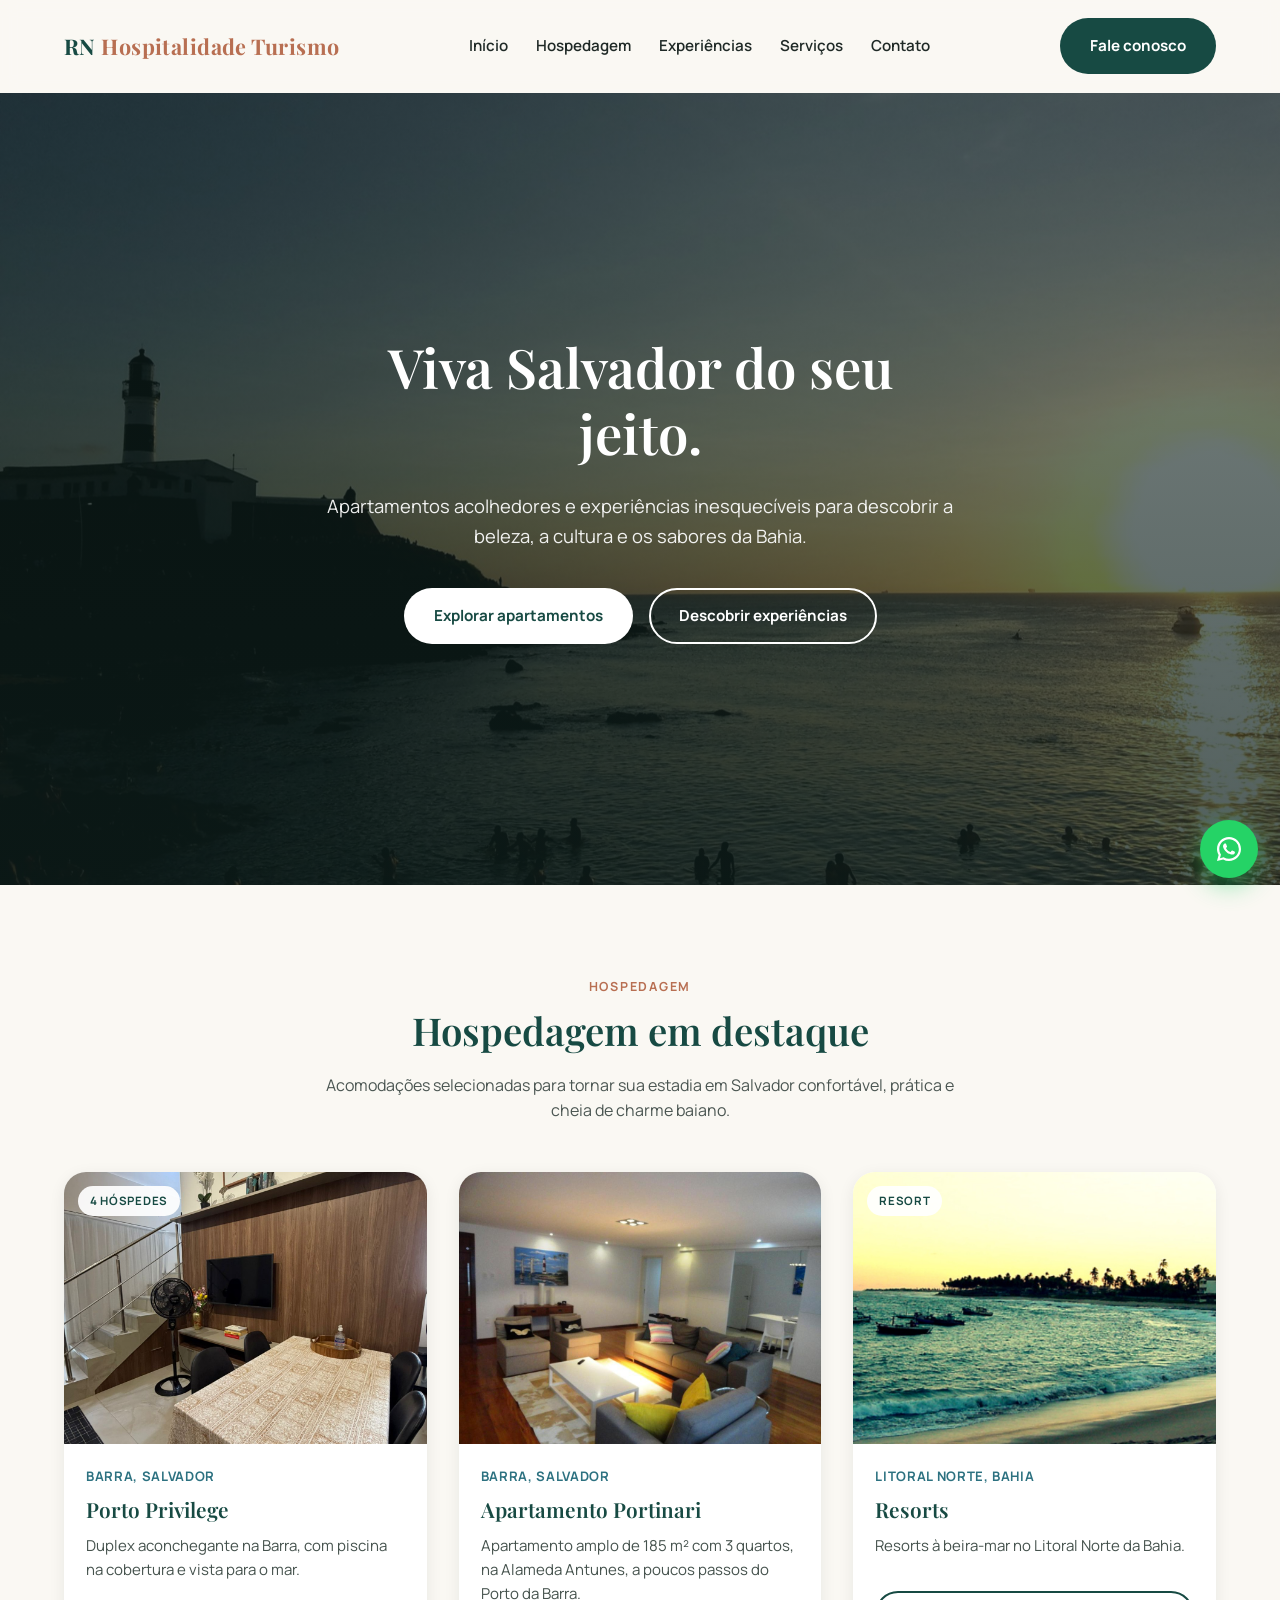
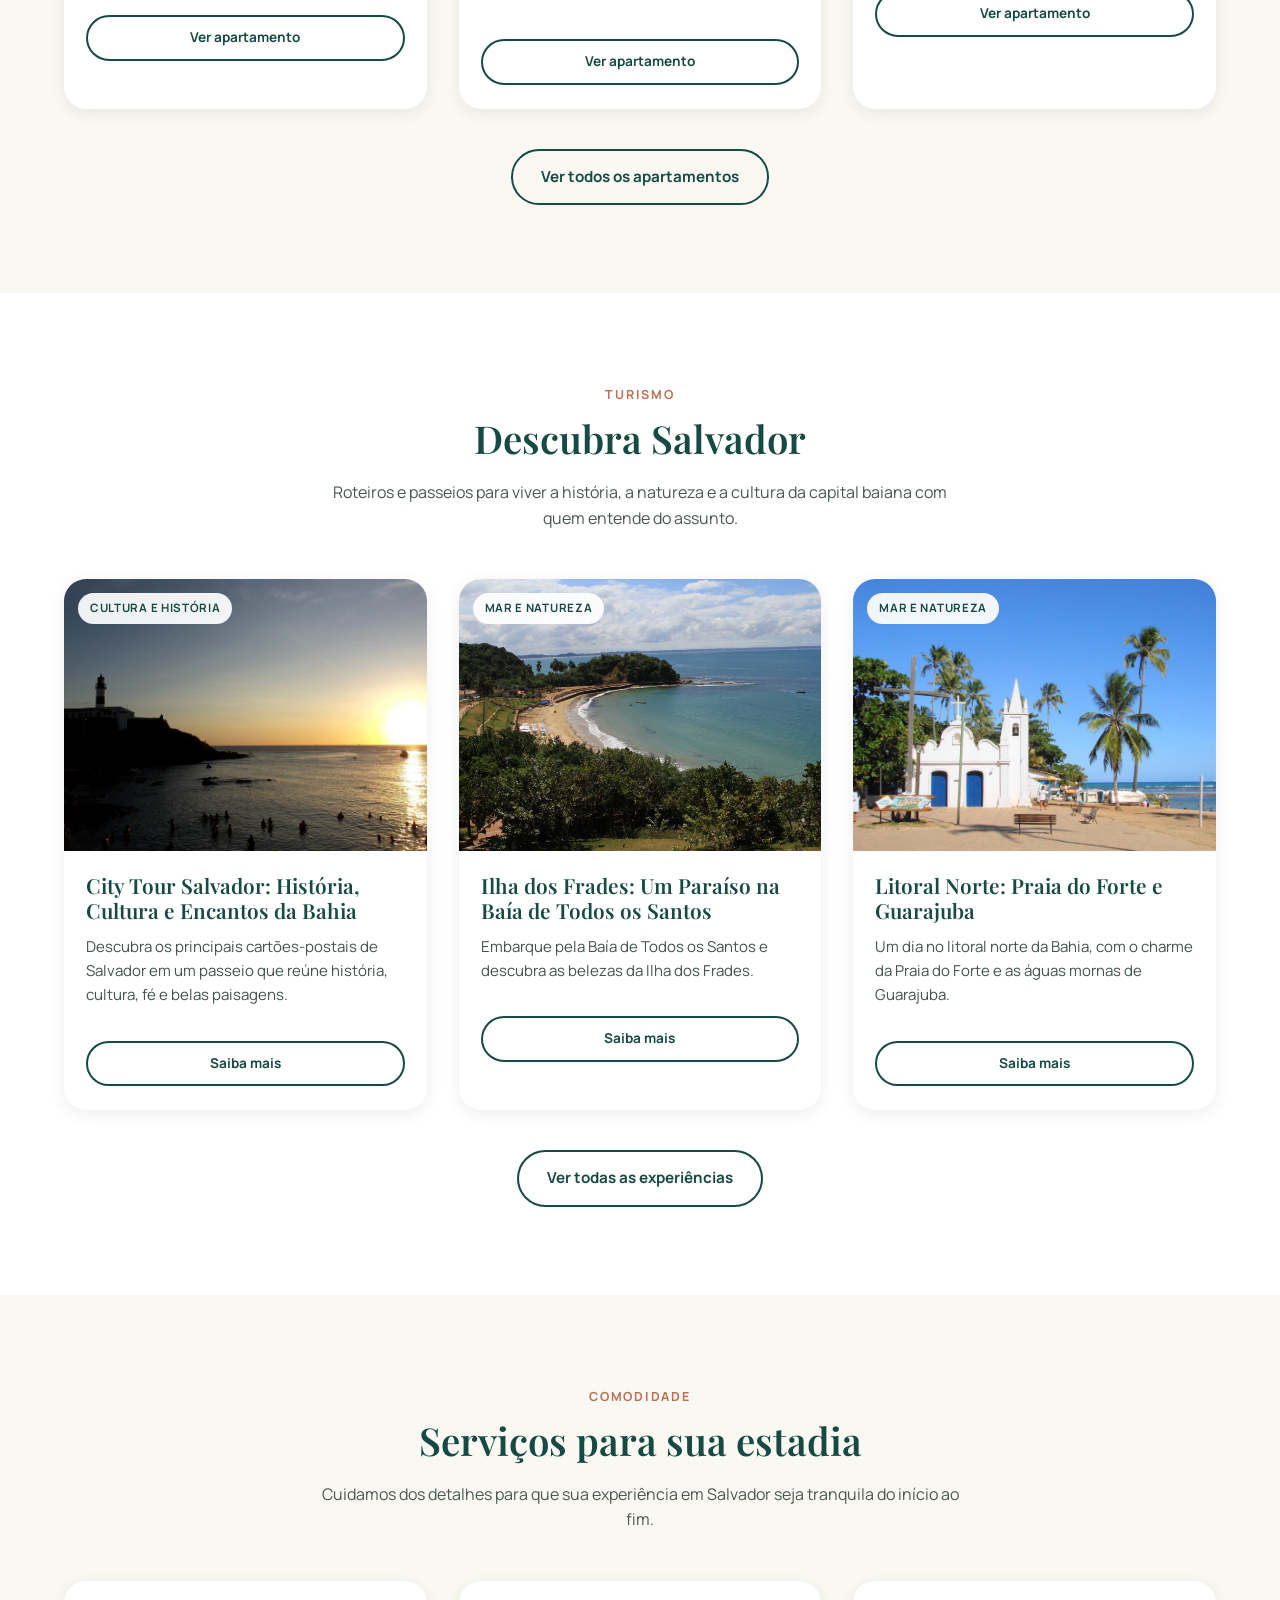
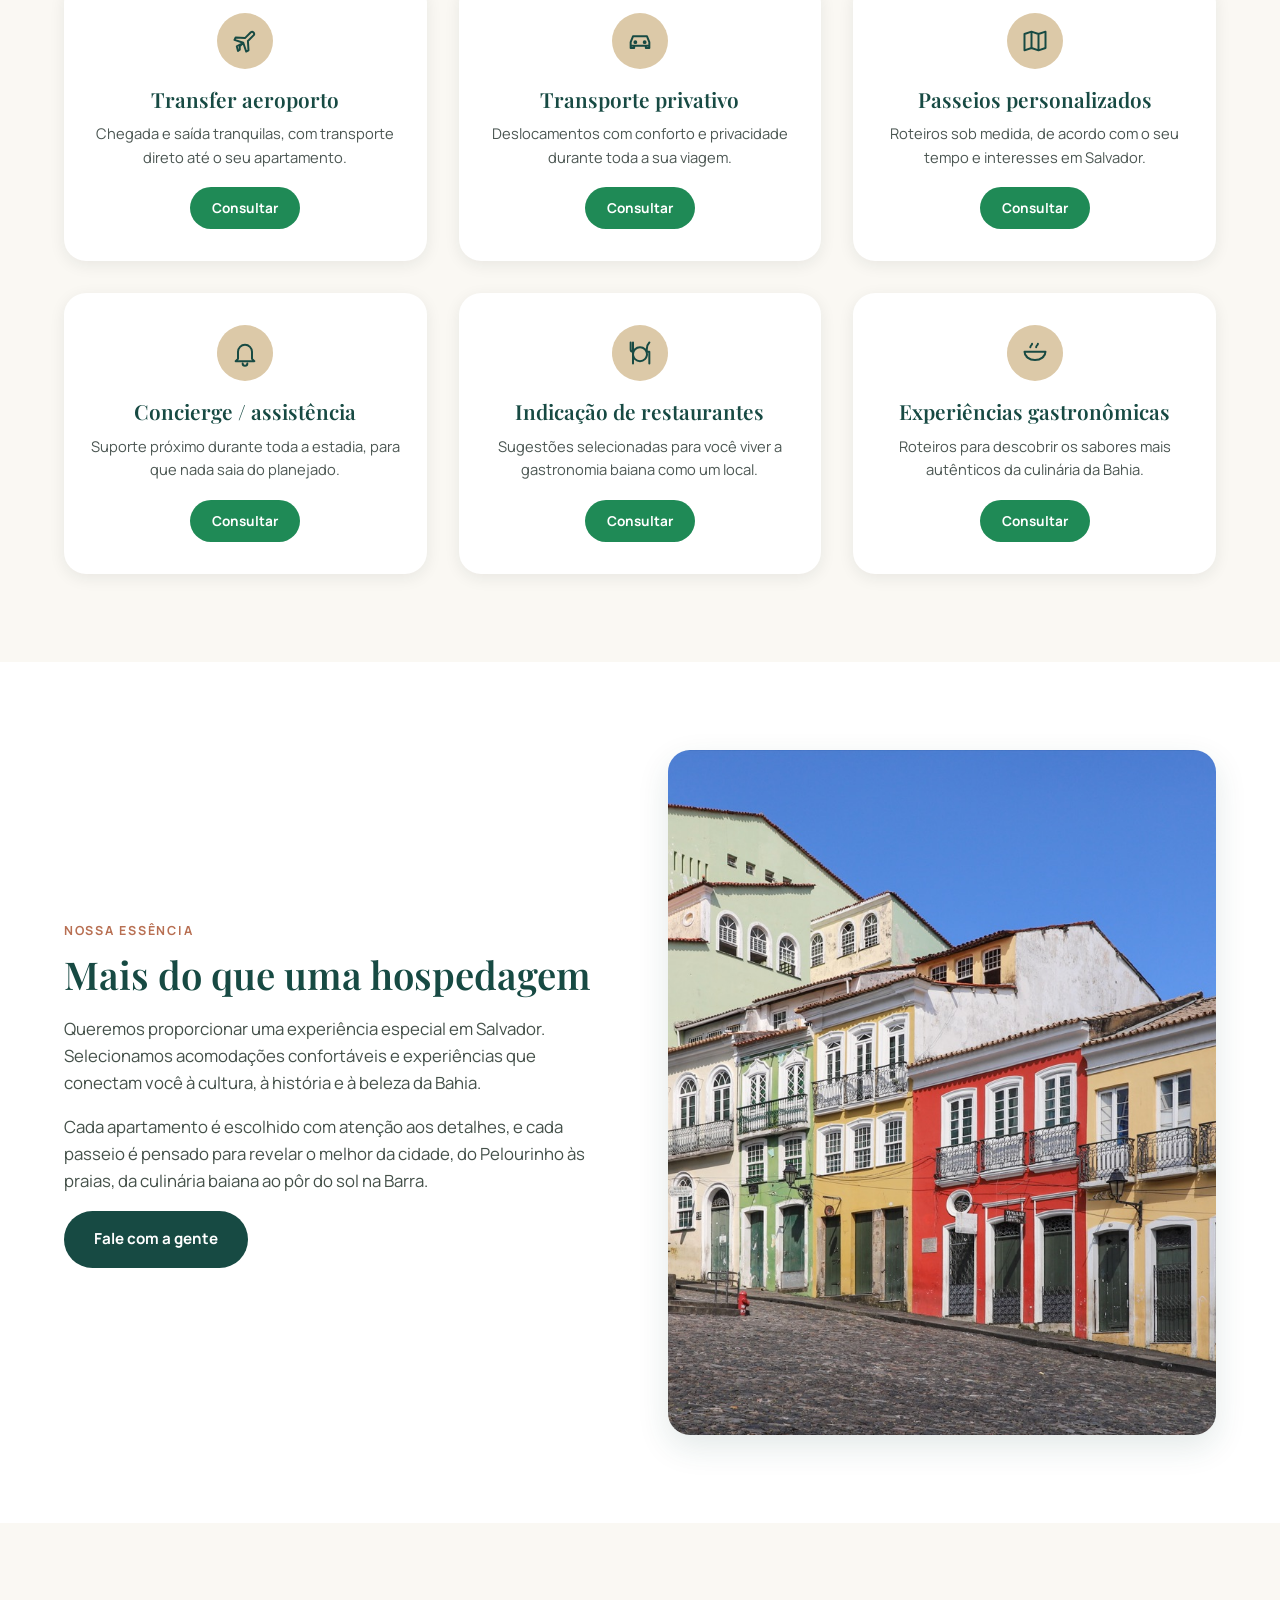
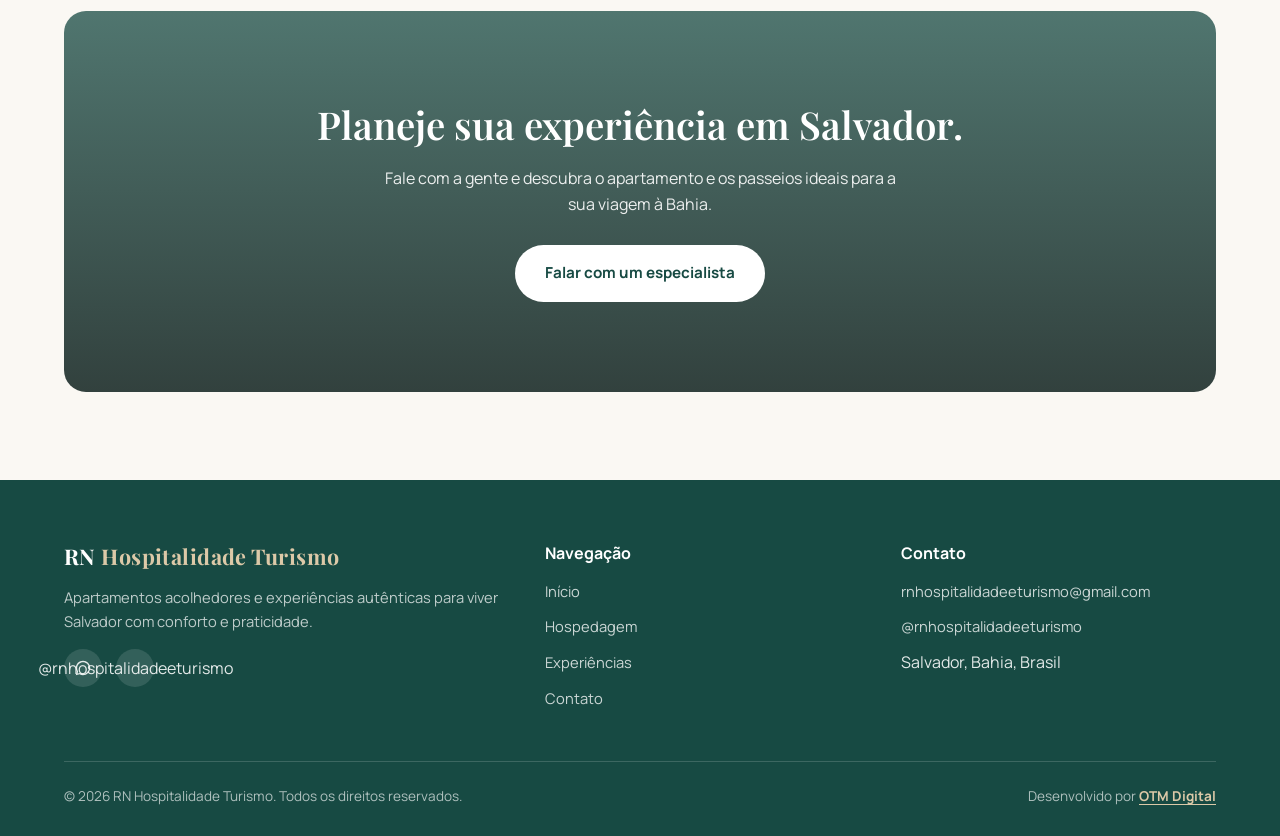
<file: index.html>
<!DOCTYPE html>
<html lang="pt-BR">
<head>
<meta charset="UTF-8">
<meta name="viewport" content="width=device-width, initial-scale=1.0">
<title>RN Hospitalidade Turismo | Apartamentos e Experiências em Salvador, Bahia</title>
<meta name="description" content="Apartamentos acolhedores e experiências inesquecíveis em Salvador, Bahia. Hospedagem por temporada, passeios turísticos e serviços para sua viagem.">
<link rel="icon" type="image/svg+xml" href="assets/images/icons/favicon.svg">
<link rel="preconnect" href="https://fonts.googleapis.com">
<link href="https://fonts.googleapis.com/css2?family=Playfair+Display:wght@600;700&family=Manrope:wght@400;500;600;700;800&display=swap" rel="stylesheet">
<link rel="stylesheet" href="css/style.css">
</head>
<body>

<header class="header">
  <div class="header-conteudo">
    <a href="index.html" class="logo">RN <span>Hospitalidade Turismo</span></a>
    <nav class="nav-principal" aria-label="Navegação principal">
      <ul>
        <li><a href="index.html">Início</a></li>
        <li><a href="apartamentos.html">Hospedagem</a></li>
        <li><a href="experiencias.html">Experiências</a></li>
        <li><a href="index.html#servicos">Serviços</a></li>
        <li><a href="contato.html">Contato</a></li>
      </ul>
    </nav>
    <div class="header-acoes">
      <a href="contato.html" class="btn btn-primario">Fale conosco</a>
      <button class="menu-toggle" aria-label="Abrir menu" aria-expanded="false">
        <span></span><span></span><span></span>
      </button>
    </div>
  </div>
</header>

<main>

  <section class="hero" style="background-image:url('assets/images/salvador/Salvador-Brazil-Farol-da-Barra-sunset.jpg');">
    <div class="hero-conteudo">
      <h1>Viva Salvador do seu jeito.</h1>
      <p>Apartamentos acolhedores e experiências inesquecíveis para descobrir a beleza, a cultura e os sabores da Bahia.</p>
      <div class="hero-botoes">
        <a href="apartamentos.html" class="btn btn-claro">Explorar apartamentos</a>
        <a href="experiencias.html" class="btn btn-secundario" style="border-color:#fff;color:#fff;">Descobrir experiências</a>
      </div>
    </div>
  </section>

  <!-- APARTAMENTOS EM DESTAQUE -->
  <section id="apartamentos-destaque">
    <div class="container">
      <div class="secao-titulo anim-surgir">
        <span class="etiqueta">Hospedagem</span>
        <h2>Hospedagem em destaque</h2>
        <p>Acomodações selecionadas para tornar sua estadia em Salvador confortável, prática e cheia de charme baiano.</p>
      </div>
      <div class="grade" id="grade-destaque"></div>
      <div class="texto-centro" style="margin-top:40px;">
        <a href="apartamentos.html" class="btn btn-secundario">Ver todos os apartamentos</a>
      </div>
    </div>
  </section>

  <!-- EXPERIÊNCIAS -->
  <section class="fundo-branco" id="experiencias-destaque">
    <div class="container">
      <div class="secao-titulo anim-surgir">
        <span class="etiqueta">Turismo</span>
        <h2>Descubra Salvador</h2>
        <p>Roteiros e passeios para viver a história, a natureza e a cultura da capital baiana com quem entende do assunto.</p>
      </div>
      <div class="grade" id="grade-experiencias-home"></div>
      <div class="texto-centro" style="margin-top:40px;">
        <a href="experiencias.html" class="btn btn-secundario">Ver todas as experiências</a>
      </div>
    </div>
  </section>

  <!-- SERVIÇOS -->
  <section id="servicos">
    <div class="container">
      <div class="secao-titulo anim-surgir">
        <span class="etiqueta">Comodidade</span>
        <h2>Serviços para sua estadia</h2>
        <p>Cuidamos dos detalhes para que sua experiência em Salvador seja tranquila do início ao fim.</p>
      </div>
      <div class="grade">
        <div class="servico-card anim-surgir">
          <div class="servico-icone"><img src="assets/images/icons/aviao.svg" alt="" class="icone-img"></div>
          <h3>Transfer aeroporto</h3>
          <p>Chegada e saída tranquilas, com transporte direto até o seu apartamento.</p>
          <button class="btn btn-whatsapp btn-sm" onclick="abrirWhatsApp(mensagemServico('Transfer aeroporto'))" aria-label="Consultar transfer aeroporto pelo WhatsApp">Consultar</button>
        </div>
        <div class="servico-card anim-surgir">
          <div class="servico-icone"><img src="assets/images/icons/carro.svg" alt="" class="icone-img"></div>
          <h3>Transporte privativo</h3>
          <p>Deslocamentos com conforto e privacidade durante toda a sua viagem.</p>
          <button class="btn btn-whatsapp btn-sm" onclick="abrirWhatsApp(mensagemServico('Transporte privativo'))" aria-label="Consultar transporte privativo pelo WhatsApp">Consultar</button>
        </div>
        <div class="servico-card anim-surgir">
          <div class="servico-icone"><img src="assets/images/icons/mapa.svg" alt="" class="icone-img"></div>
          <h3>Passeios personalizados</h3>
          <p>Roteiros sob medida, de acordo com o seu tempo e interesses em Salvador.</p>
          <button class="btn btn-whatsapp btn-sm" onclick="abrirWhatsApp(mensagemServico('Passeios personalizados'))" aria-label="Consultar passeios personalizados pelo WhatsApp">Consultar</button>
        </div>
        <div class="servico-card anim-surgir">
          <div class="servico-icone"><img src="assets/images/icons/sino.svg" alt="" class="icone-img"></div>
          <h3>Concierge / assistência</h3>
          <p>Suporte próximo durante toda a estadia, para que nada saia do planejado.</p>
          <button class="btn btn-whatsapp btn-sm" onclick="abrirWhatsApp(mensagemServico('Concierge e assistência ao hóspede'))" aria-label="Consultar concierge pelo WhatsApp">Consultar</button>
        </div>
        <div class="servico-card anim-surgir">
          <div class="servico-icone"><img src="assets/images/icons/prato.svg" alt="" class="icone-img"></div>
          <h3>Indicação de restaurantes</h3>
          <p>Sugestões selecionadas para você viver a gastronomia baiana como um local.</p>
          <button class="btn btn-whatsapp btn-sm" onclick="abrirWhatsApp(mensagemServico('Indicação de restaurantes'))" aria-label="Consultar indicação de restaurantes pelo WhatsApp">Consultar</button>
        </div>
        <div class="servico-card anim-surgir">
          <div class="servico-icone"><img src="assets/images/icons/tigela.svg" alt="" class="icone-img"></div>
          <h3>Experiências gastronômicas</h3>
          <p>Roteiros para descobrir os sabores mais autênticos da culinária da Bahia.</p>
          <button class="btn btn-whatsapp btn-sm" onclick="abrirWhatsApp(mensagemServico('Experiências gastronômicas'))" aria-label="Consultar experiências gastronômicas pelo WhatsApp">Consultar</button>
        </div>
      </div>
    </div>
  </section>

  <!-- INSTITUCIONAL -->
  <section class="fundo-branco">
    <div class="container">
      <div class="institucional">
        <div class="institucional-texto anim-surgir">
          <span class="etiqueta">Nossa essência</span>
          <h2>Mais do que uma hospedagem</h2>
          <p>Queremos proporcionar uma experiência especial em Salvador. Selecionamos acomodações confortáveis e experiências que conectam você à cultura, à história e à beleza da Bahia.</p>
          <p>Cada apartamento é escolhido com atenção aos detalhes, e cada passeio é pensado para revelar o melhor da cidade, do Pelourinho às praias, da culinária baiana ao pôr do sol na Barra.</p>
          <a href="contato.html" class="btn btn-primario">Fale com a gente</a>
        </div>
        <div class="institucional-imagem anim-surgir">
          <img src="assets/images/salvador/Largo_do_Pelourinho_Salvador_2019-9754__cropped_.jpg" alt="Vista de casarios coloridos e arquitetura histórica de Salvador, Bahia">
        </div>
      </div>
    </div>
  </section>

  <!-- CTA FINAL -->
  <section>
    <div class="container">
      <div class="cta-final anim-surgir" style="background-image:url('https://images.unsplash.com/photo-1518509562904-e7ef99cdcc86?auto=format&fit=crop&w=1600&q=80');">
        <h2>Planeje sua experiência em Salvador.</h2>
        <p>Fale com a gente e descubra o apartamento e os passeios ideais para a sua viagem à Bahia.</p>
        <a href="contato.html" class="btn btn-claro">Falar com um especialista</a>
      </div>
    </div>
  </section>

</main>

<footer class="footer">
  <div class="container">
    <div class="footer-grade">
      <div>
        <a href="index.html" class="logo">RN <span>Hospitalidade Turismo</span></a>
        <p style="margin-top:14px;">Apartamentos acolhedores e experiências autênticas para viver Salvador com conforto e praticidade.</p>
        <div class="footer-social">
          <a href="https://wa.me/5571996673131" data-marca-whatsapp target="_blank" rel="noopener" aria-label="WhatsApp">
            <svg width="18" height="18" viewBox="0 0 32 32" fill="currentColor"><path d="M16.001 3.2c-7.07 0-12.8 5.73-12.8 12.8 0 2.26.6 4.44 1.73 6.37L3.2 28.8l6.58-1.7a12.74 12.74 0 0 0 6.22 1.6h.01c7.07 0 12.8-5.73 12.8-12.8s-5.73-12.7-12.81-12.7zm0 23.24h-.01a10.4 10.4 0 0 1-5.3-1.45l-.38-.22-3.9 1.01 1.04-3.8-.25-.39a10.42 10.42 0 0 1-1.6-5.59c0-5.76 4.69-10.44 10.45-10.44 2.79 0 5.41 1.09 7.39 3.06a10.36 10.36 0 0 1 3.06 7.38c0 5.76-4.69 10.44-10.5 10.44z"/></svg>
          </a>
          <a href="https://www.instagram.com/rnhospitalidadeeturismo" target="_blank" rel="noopener" data-marca-instagram aria-label="Instagram">
            <svg width="18" height="18" viewBox="0 0 24 24" fill="currentColor"><path d="M12 2.2c3.2 0 3.6 0 4.85.07 3.25.15 4.77 1.69 4.92 4.92.06 1.25.07 1.6.07 4.81 0 3.22-.01 3.56-.07 4.81-.15 3.23-1.66 4.77-4.92 4.92-1.25.06-1.6.07-4.85.07-3.2 0-3.6 0-4.85-.07-3.26-.15-4.77-1.7-4.92-4.92-.06-1.25-.07-1.6-.07-4.81 0-3.22.01-3.56.07-4.81.15-3.23 1.66-4.77 4.92-4.92C8.4 2.21 8.8 2.2 12 2.2zm0 5.4a4.4 4.4 0 1 0 0 8.8 4.4 4.4 0 0 0 0-8.8zm0 7.26a2.86 2.86 0 1 1 0-5.72 2.86 2.86 0 0 1 0 5.72zm5.6-7.44a1.03 1.03 0 1 1-2.06 0 1.03 1.03 0 0 1 2.06 0z"/></svg>
          </a>
        </div>
      </div>
      <div>
        <h4>Navegação</h4>
        <ul class="footer-links">
          <li><a href="index.html">Início</a></li>
          <li><a href="apartamentos.html">Hospedagem</a></li>
          <li><a href="experiencias.html">Experiências</a></li>
          <li><a href="contato.html">Contato</a></li>
        </ul>
      </div>
      <div>
        <h4>Contato</h4>
        <ul class="footer-links">
          <li><a href="mailto:rnhospitalidadeeturismo@gmail.com" data-marca-email>rnhospitalidadeeturismo@gmail.com</a></li>
          <li><a href="https://www.instagram.com/rnhospitalidadeeturismo" target="_blank" rel="noopener" data-marca-instagram>@rnhospitalidadeeturismo</a></li>
          <li><span data-marca-localizacao>Salvador, Bahia, Brasil</span></li>
        </ul>
      </div>
    </div>
    <div class="footer-base">
      <span>© <span class="ano-atual">2026</span> <span data-marca-nome>RN Hospitalidade Turismo</span>. Todos os direitos reservados.</span>
      <span>Desenvolvido por <a href="https://www.otmdigital.online" target="_blank" rel="noopener" class="creditos-link">OTM Digital</a></span>
    </div>
  </div>
</footer>

<script src="js/script.js"></script>
<script>
  function criarCardApartamento(apto) {
    return `
      <article class="card anim-surgir">
        <a href="apartamento.html?id=${apto.id}" class="card-imagem" aria-label="Ver detalhes de ${apto.nome}">
          <img src="${apto.imagens[0]}" alt="Interior do ${apto.nome}, em ${apto.regiao}" loading="lazy">
          ${apto.hospedes || apto.tipo ? `<span class="card-selo">${apto.hospedes ? apto.hospedes + " hóspedes" : apto.tipo}</span>` : ""}
        </a>
        <div class="card-corpo">
          <span class="card-regiao">${apto.regiao}</span>
          <h3><a href="apartamento.html?id=${apto.id}">${apto.nome}</a></h3>
          <p class="card-descricao">${apto.descricaoCurta}</p>
          <div class="card-acoes">
            <a href="apartamento.html?id=${apto.id}" class="btn btn-secundario btn-sm">Ver apartamento</a>
          </div>
        </div>
      </article>`;
  }

  function criarCardExperienciaHome(exp) {
    return `
      <article class="card anim-surgir">
        <a href="experiencia.html?id=${exp.id}" class="card-imagem" aria-label="Ver detalhes de ${exp.nome}">
          <img src="${exp.imagens[0]}" alt="${exp.nome} em Salvador, Bahia" loading="lazy">
          <span class="card-selo">${exp.categoria}</span>
        </a>
        <div class="card-corpo">
          <h3>${exp.nome}</h3>
          <p class="card-descricao">${exp.descricaoCurta}</p>
          <div class="card-acoes">
            <a href="experiencia.html?id=${exp.id}" class="btn btn-secundario btn-sm">Saiba mais</a>
          </div>
        </div>
      </article>`;
  }

  document.addEventListener("DOMContentLoaded", () => {
    document.getElementById("grade-destaque").innerHTML = apartamentos.slice(0, 4).map(criarCardApartamento).join("");
    document.getElementById("grade-experiencias-home").innerHTML = experiencias.slice(0, 3).map(criarCardExperienciaHome).join("");
    inicializarAnimacoesScroll();
  });
</script>
</body>
</html>
</file>
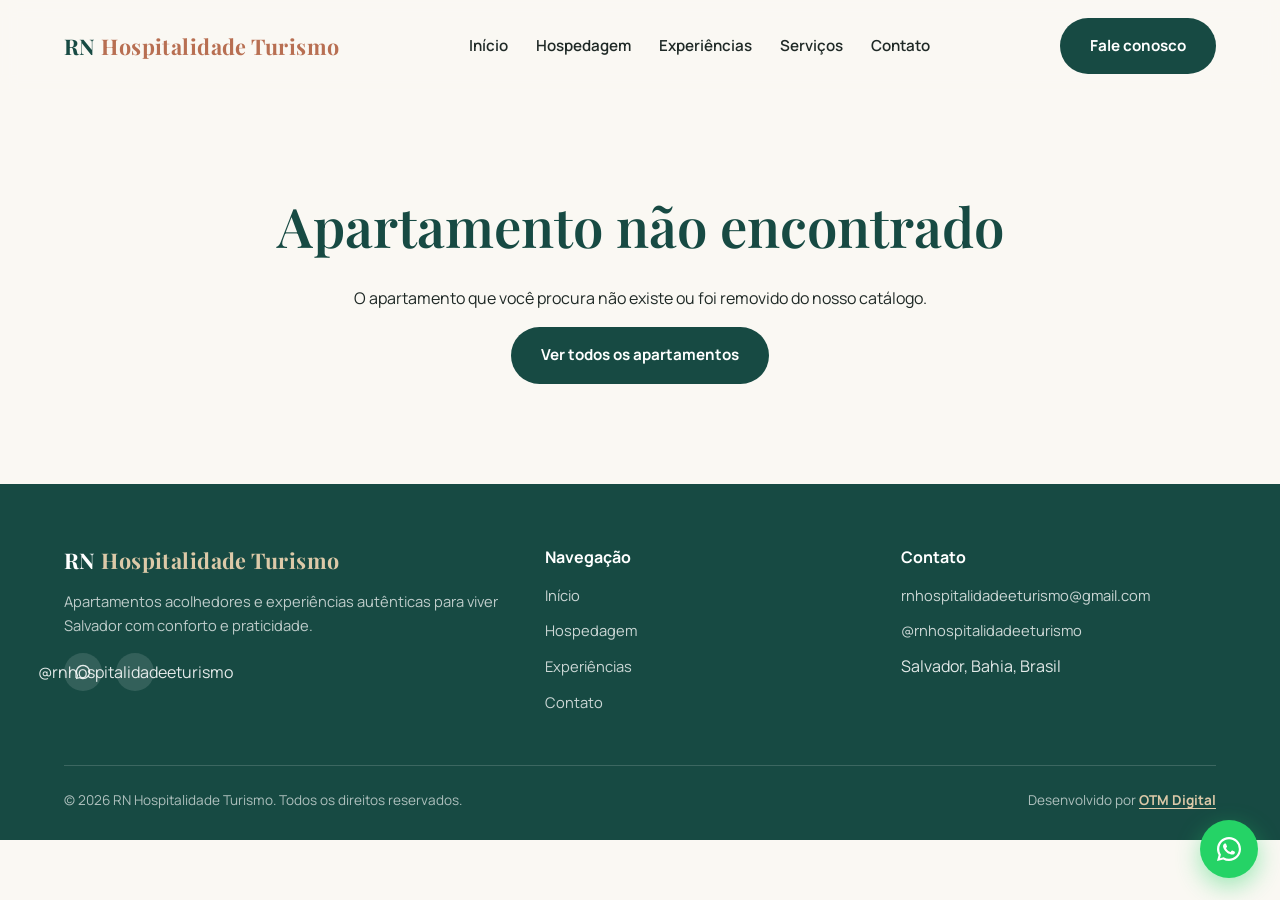
<file: apartamento.html>
<!DOCTYPE html>
<html lang="pt-BR">
<head>
<meta charset="UTF-8">
<meta name="viewport" content="width=device-width, initial-scale=1.0">
<title id="titulo-pagina">Apartamento | RN Hospitalidade Turismo</title>
<meta name="description" id="meta-descricao" content="Detalhes do apartamento para aluguel por temporada em Salvador, Bahia.">
<link rel="icon" type="image/svg+xml" href="assets/images/icons/favicon.svg">
<link rel="preconnect" href="https://fonts.googleapis.com">
<link href="https://fonts.googleapis.com/css2?family=Playfair+Display:wght@600;700&family=Manrope:wght@400;500;600;700;800&display=swap" rel="stylesheet">
<link rel="stylesheet" href="css/style.css">
</head>
<body>

<header class="header">
  <div class="header-conteudo">
    <a href="index.html" class="logo">RN <span>Hospitalidade Turismo</span></a>
    <nav class="nav-principal" aria-label="Navegação principal">
      <ul>
        <li><a href="index.html">Início</a></li>
        <li><a href="apartamentos.html">Hospedagem</a></li>
        <li><a href="experiencias.html">Experiências</a></li>
        <li><a href="index.html#servicos">Serviços</a></li>
        <li><a href="contato.html">Contato</a></li>
      </ul>
    </nav>
    <div class="header-acoes">
      <a href="contato.html" class="btn btn-primario">Fale conosco</a>
      <button class="menu-toggle" aria-label="Abrir menu" aria-expanded="false">
        <span></span><span></span><span></span>
      </button>
    </div>
  </div>
</header>

<main>
  <div id="conteudo-apartamento"></div>
</main>

<footer class="footer">
  <div class="container">
    <div class="footer-grade">
      <div>
        <a href="index.html" class="logo">RN <span>Hospitalidade Turismo</span></a>
        <p style="margin-top:14px;">Apartamentos acolhedores e experiências autênticas para viver Salvador com conforto e praticidade.</p>
        <div class="footer-social">
          <a href="https://wa.me/5571996673131" data-marca-whatsapp target="_blank" rel="noopener" aria-label="WhatsApp">
            <svg width="18" height="18" viewBox="0 0 32 32" fill="currentColor"><path d="M16.001 3.2c-7.07 0-12.8 5.73-12.8 12.8 0 2.26.6 4.44 1.73 6.37L3.2 28.8l6.58-1.7a12.74 12.74 0 0 0 6.22 1.6h.01c7.07 0 12.8-5.73 12.8-12.8s-5.73-12.7-12.81-12.7zm0 23.24h-.01a10.4 10.4 0 0 1-5.3-1.45l-.38-.22-3.9 1.01 1.04-3.8-.25-.39a10.42 10.42 0 0 1-1.6-5.59c0-5.76 4.69-10.44 10.45-10.44 2.79 0 5.41 1.09 7.39 3.06a10.36 10.36 0 0 1 3.06 7.38c0 5.76-4.69 10.44-10.5 10.44z"/></svg>
          </a>
          <a href="https://www.instagram.com/rnhospitalidadeeturismo" target="_blank" rel="noopener" data-marca-instagram aria-label="Instagram">
            <svg width="18" height="18" viewBox="0 0 24 24" fill="currentColor"><path d="M12 2.2c3.2 0 3.6 0 4.85.07 3.25.15 4.77 1.69 4.92 4.92.06 1.25.07 1.6.07 4.81 0 3.22-.01 3.56-.07 4.81-.15 3.23-1.66 4.77-4.92 4.92-1.25.06-1.6.07-4.85.07-3.2 0-3.6 0-4.85-.07-3.26-.15-4.77-1.7-4.92-4.92-.06-1.25-.07-1.6-.07-4.81 0-3.22.01-3.56.07-4.81.15-3.23 1.66-4.77 4.92-4.92C8.4 2.21 8.8 2.2 12 2.2zm0 5.4a4.4 4.4 0 1 0 0 8.8 4.4 4.4 0 0 0 0-8.8zm0 7.26a2.86 2.86 0 1 1 0-5.72 2.86 2.86 0 0 1 0 5.72zm5.6-7.44a1.03 1.03 0 1 1-2.06 0 1.03 1.03 0 0 1 2.06 0z"/></svg>
          </a>
        </div>
      </div>
      <div>
        <h4>Navegação</h4>
        <ul class="footer-links">
          <li><a href="index.html">Início</a></li>
          <li><a href="apartamentos.html">Hospedagem</a></li>
          <li><a href="experiencias.html">Experiências</a></li>
          <li><a href="contato.html">Contato</a></li>
        </ul>
      </div>
      <div>
        <h4>Contato</h4>
        <ul class="footer-links">
          <li><a href="mailto:rnhospitalidadeeturismo@gmail.com" data-marca-email>rnhospitalidadeeturismo@gmail.com</a></li>
          <li><a href="https://www.instagram.com/rnhospitalidadeeturismo" target="_blank" rel="noopener" data-marca-instagram>@rnhospitalidadeeturismo</a></li>
          <li><span data-marca-localizacao>Salvador, Bahia, Brasil</span></li>
        </ul>
      </div>
    </div>
    <div class="footer-base">
      <span>© <span class="ano-atual">2026</span> <span data-marca-nome>RN Hospitalidade Turismo</span>. Todos os direitos reservados.</span>
      <span>Desenvolvido por <a href="https://www.otmdigital.online" target="_blank" rel="noopener" class="creditos-link">OTM Digital</a></span>
    </div>
  </div>
</footer>

<script src="js/script.js"></script>
<script>
  let imagemAtualIndex = 0;
  let apartamentoAtual = null;

  function obterIdDaUrl() {
    const params = new URLSearchParams(window.location.search);
    return parseInt(params.get("id"), 10);
  }

  function trocarImagemPrincipal(index) {
    if (!apartamentoAtual) return;
    const total = apartamentoAtual.imagens.length;
    imagemAtualIndex = (index + total) % total;
    document.getElementById("imagem-principal").src = apartamentoAtual.imagens[imagemAtualIndex];
    document.querySelectorAll(".galeria-miniaturas img").forEach((img, i) => {
      img.classList.toggle("miniatura-ativa", i === imagemAtualIndex);
    });
  }

  function renderizarNaoEncontrado() {
    document.getElementById("conteudo-apartamento").innerHTML = `
      <section class="nao-encontrado">
        <div class="container">
          <h1>Apartamento não encontrado</h1>
          <p>O apartamento que você procura não existe ou foi removido do nosso catálogo.</p>
          <a href="apartamentos.html" class="btn btn-primario">Ver todos os apartamentos</a>
        </div>
      </section>`;
  }

  function renderizarApartamento(apto) {
    apartamentoAtual = apto;
    document.title = `${apto.nome} | RN Hospitalidade Turismo`;
    document.getElementById("meta-descricao").setAttribute("content", `${apto.nome}, em ${apto.regiao}. ${apto.descricaoCurta}`);

    const miniaturas = apto.imagens.map((img, i) => `
      <img src="${img}" alt="Foto ${i + 1} do ${apto.nome}" class="${i === 0 ? "miniatura-ativa" : ""}" onclick="trocarImagemPrincipal(${i})">
    `).join("");

    const comodidades = apto.comodidades.map(c => `<li>${c}</li>`).join("");
    const regras = (apto.regras || []).map(r => `<li>${r}</li>`).join("");
    const mensagem = mensagemApartamento(apto).replace(/'/g, "\\'");

    document.getElementById("conteudo-apartamento").innerHTML = `
      <section style="padding-top:40px;">
        <div class="container">
          <div class="detalhe-topo">
            <div class="galeria anim-surgir">
              <div class="galeria-principal">
                <img id="imagem-principal" src="${apto.imagens[0]}" alt="Foto principal do ${apto.nome}, em ${apto.regiao}">
                <button class="galeria-nav galeria-nav--anterior" aria-label="Foto anterior" onclick="trocarImagemPrincipal(imagemAtualIndex - 1)">‹</button>
                <button class="galeria-nav galeria-nav--proximo" aria-label="Próxima foto" onclick="trocarImagemPrincipal(imagemAtualIndex + 1)">›</button>
              </div>
              <div class="galeria-miniaturas">${miniaturas}</div>
            </div>

            <aside class="detalhe-info anim-surgir">
              <span class="card-regiao">${apto.regiao}</span>
              <h1>${apto.nome}</h1>
              <div class="detalhe-meta">
                ${apto.hospedes ? `<div class="detalhe-meta-item"><strong>${apto.hospedes}</strong>Hóspedes</div>` : ""}
                ${apto.quartos ? `<div class="detalhe-meta-item"><strong>${apto.quartos}</strong>Quartos</div>` : ""}
                ${apto.camas ? `<div class="detalhe-meta-item"><strong>${apto.camas}</strong>Camas</div>` : ""}
                ${apto.banheiros ? `<div class="detalhe-meta-item"><strong>${apto.banheiros}</strong>Banheiros</div>` : ""}
                ${!apto.quartos ? `<div class="detalhe-meta-item"><strong>${apto.tipo}</strong>Tipo de hospedagem</div>` : ""}
              </div>
              <button class="btn btn-whatsapp btn-bloco" onclick="abrirWhatsApp('${mensagem}')" aria-label="Consultar disponibilidade de ${apto.nome} pelo WhatsApp">
                Consultar no WhatsApp
              </button>
              <p style="font-size:0.82rem; color:#6b746f; margin-top:14px; text-align:center;">Disponibilidade sujeita a confirmação.</p>
            </aside>
          </div>

          <div class="detalhe-corpo">
            <div>
              <div class="detalhe-bloco anim-surgir">
                <h2>Sobre a hospedagem</h2>
                <p>${apto.descricao}</p>
              </div>
              <div class="detalhe-bloco anim-surgir">
                <h2>${apto.quartos ? "Comodidades" : "O que está incluído"}</h2>
                <ul class="lista-check">${comodidades}</ul>
              </div>
              ${regras ? `<div class="detalhe-bloco anim-surgir">
                <h2>Regras da casa</h2>
                <ul class="lista-check">${regras}</ul>
              </div>` : ""}
            </div>
            <div>
              <div class="detalhe-bloco anim-surgir">
                <h2>Informações importantes</h2>
                <div class="aviso-caixa">
                  Disponibilidade e condições de reserva devem ser confirmados diretamente com nossa equipe pelo WhatsApp antes da confirmação da estadia.
                </div>
              </div>
              <div class="detalhe-bloco anim-surgir">
                <h2>Localização aproximada</h2>
                <div class="mapa-caixa">
                  <iframe src="https://www.google.com/maps?q=${encodeURIComponent(apto.enderecoMapa || apto.regiao)}&output=embed" title="Localização aproximada: ${apto.regiao}" loading="lazy" referrerpolicy="no-referrer-when-downgrade"></iframe>
                </div>
              </div>
            </div>
          </div>
        </div>
      </section>`;

    inicializarAnimacoesScroll();
  }

  document.addEventListener("DOMContentLoaded", () => {
    const id = obterIdDaUrl();
    const apto = apartamentos.find(a => a.id === id);
    if (apto) {
      renderizarApartamento(apto);
    } else {
      renderizarNaoEncontrado();
    }
  });
</script>
</body>
</html>
</file>
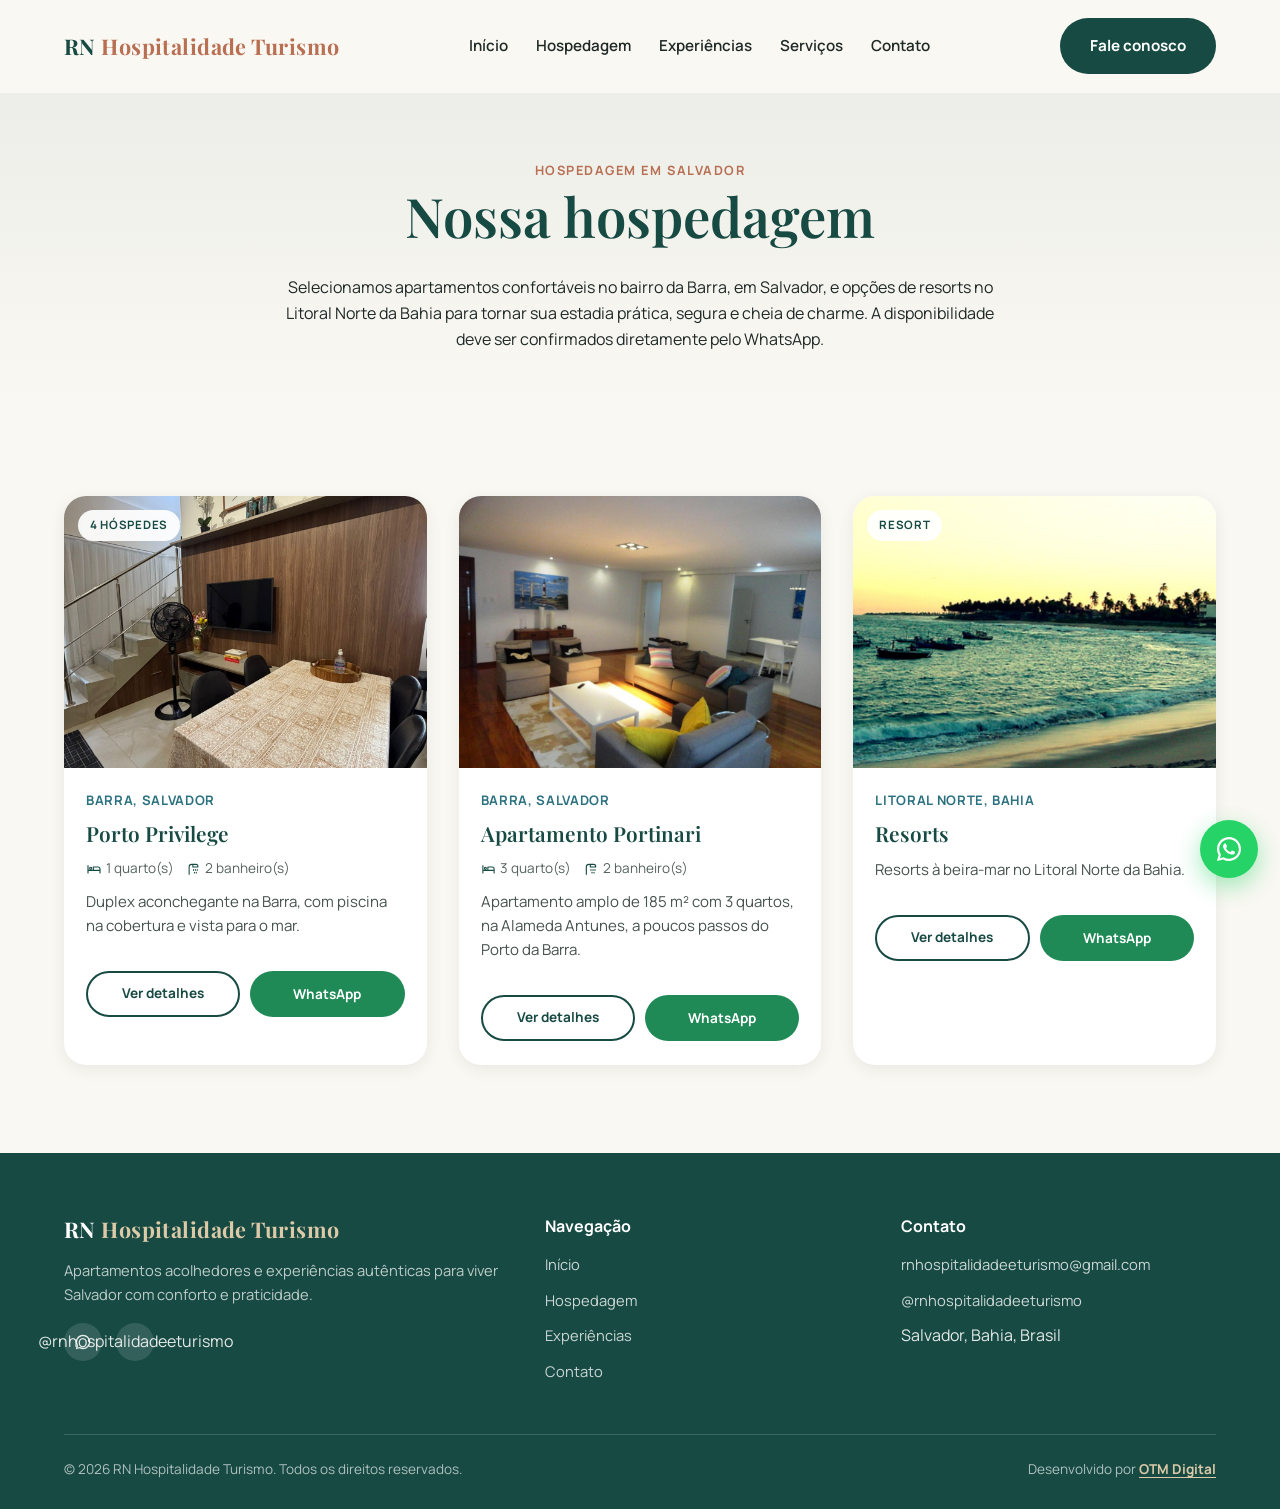
<file: apartamentos.html>
<!DOCTYPE html>
<html lang="pt-BR">
<head>
<meta charset="UTF-8">
<meta name="viewport" content="width=device-width, initial-scale=1.0">
<title>Apartamentos em Salvador | RN Hospitalidade Turismo</title>
<meta name="description" content="Conheça nossos apartamentos na Barra, Salvador, e opções de resorts na Bahia. Consulte disponibilidade pelo WhatsApp.">
<link rel="icon" type="image/svg+xml" href="assets/images/icons/favicon.svg">
<link rel="preconnect" href="https://fonts.googleapis.com">
<link href="https://fonts.googleapis.com/css2?family=Playfair+Display:wght@600;700&family=Manrope:wght@400;500;600;700;800&display=swap" rel="stylesheet">
<link rel="stylesheet" href="css/style.css">
</head>
<body>

<header class="header">
  <div class="header-conteudo">
    <a href="index.html" class="logo">RN <span>Hospitalidade Turismo</span></a>
    <nav class="nav-principal" aria-label="Navegação principal">
      <ul>
        <li><a href="index.html">Início</a></li>
        <li><a href="apartamentos.html">Hospedagem</a></li>
        <li><a href="experiencias.html">Experiências</a></li>
        <li><a href="index.html#servicos">Serviços</a></li>
        <li><a href="contato.html">Contato</a></li>
      </ul>
    </nav>
    <div class="header-acoes">
      <a href="contato.html" class="btn btn-primario">Fale conosco</a>
      <button class="menu-toggle" aria-label="Abrir menu" aria-expanded="false">
        <span></span><span></span><span></span>
      </button>
    </div>
  </div>
</header>

<main>
  <section class="hero-interno">
    <div class="container">
      <span class="etiqueta" style="color:var(--cor-terracota); text-transform:uppercase; letter-spacing:.12em; font-size:.8rem; font-weight:700;">Hospedagem em Salvador</span>
      <h1>Nossa hospedagem</h1>
      <p>Selecionamos apartamentos confortáveis no bairro da Barra, em Salvador, e opções de resorts no Litoral Norte da Bahia para tornar sua estadia prática, segura e cheia de charme. A disponibilidade deve ser confirmados diretamente pelo WhatsApp.</p>
    </div>
  </section>

  <section>
    <div class="container">

      <div class="grade" id="grade-apartamentos"></div>
    </div>
  </section>
</main>

<footer class="footer">
  <div class="container">
    <div class="footer-grade">
      <div>
        <a href="index.html" class="logo">RN <span>Hospitalidade Turismo</span></a>
        <p style="margin-top:14px;">Apartamentos acolhedores e experiências autênticas para viver Salvador com conforto e praticidade.</p>
        <div class="footer-social">
          <a href="https://wa.me/5571996673131" data-marca-whatsapp target="_blank" rel="noopener" aria-label="WhatsApp">
            <svg width="18" height="18" viewBox="0 0 32 32" fill="currentColor"><path d="M16.001 3.2c-7.07 0-12.8 5.73-12.8 12.8 0 2.26.6 4.44 1.73 6.37L3.2 28.8l6.58-1.7a12.74 12.74 0 0 0 6.22 1.6h.01c7.07 0 12.8-5.73 12.8-12.8s-5.73-12.7-12.81-12.7zm0 23.24h-.01a10.4 10.4 0 0 1-5.3-1.45l-.38-.22-3.9 1.01 1.04-3.8-.25-.39a10.42 10.42 0 0 1-1.6-5.59c0-5.76 4.69-10.44 10.45-10.44 2.79 0 5.41 1.09 7.39 3.06a10.36 10.36 0 0 1 3.06 7.38c0 5.76-4.69 10.44-10.5 10.44z"/></svg>
          </a>
          <a href="https://www.instagram.com/rnhospitalidadeeturismo" target="_blank" rel="noopener" data-marca-instagram aria-label="Instagram">
            <svg width="18" height="18" viewBox="0 0 24 24" fill="currentColor"><path d="M12 2.2c3.2 0 3.6 0 4.85.07 3.25.15 4.77 1.69 4.92 4.92.06 1.25.07 1.6.07 4.81 0 3.22-.01 3.56-.07 4.81-.15 3.23-1.66 4.77-4.92 4.92-1.25.06-1.6.07-4.85.07-3.2 0-3.6 0-4.85-.07-3.26-.15-4.77-1.7-4.92-4.92-.06-1.25-.07-1.6-.07-4.81 0-3.22.01-3.56.07-4.81.15-3.23 1.66-4.77 4.92-4.92C8.4 2.21 8.8 2.2 12 2.2zm0 5.4a4.4 4.4 0 1 0 0 8.8 4.4 4.4 0 0 0 0-8.8zm0 7.26a2.86 2.86 0 1 1 0-5.72 2.86 2.86 0 0 1 0 5.72zm5.6-7.44a1.03 1.03 0 1 1-2.06 0 1.03 1.03 0 0 1 2.06 0z"/></svg>
          </a>
        </div>
      </div>
      <div>
        <h4>Navegação</h4>
        <ul class="footer-links">
          <li><a href="index.html">Início</a></li>
          <li><a href="apartamentos.html">Hospedagem</a></li>
          <li><a href="experiencias.html">Experiências</a></li>
          <li><a href="contato.html">Contato</a></li>
        </ul>
      </div>
      <div>
        <h4>Contato</h4>
        <ul class="footer-links">
          <li><a href="mailto:rnhospitalidadeeturismo@gmail.com" data-marca-email>rnhospitalidadeeturismo@gmail.com</a></li>
          <li><a href="https://www.instagram.com/rnhospitalidadeeturismo" target="_blank" rel="noopener" data-marca-instagram>@rnhospitalidadeeturismo</a></li>
          <li><span data-marca-localizacao>Salvador, Bahia, Brasil</span></li>
        </ul>
      </div>
    </div>
    <div class="footer-base">
      <span>© <span class="ano-atual">2026</span> <span data-marca-nome>RN Hospitalidade Turismo</span>. Todos os direitos reservados.</span>
      <span>Desenvolvido por <a href="https://www.otmdigital.online" target="_blank" rel="noopener" class="creditos-link">OTM Digital</a></span>
    </div>
  </div>
</footer>

<script src="js/script.js"></script>
<script>
  function criarCardApartamentoCompleto(apto) {
    return `
      <article class="card anim-surgir" data-regiao="${apto.regiaoFiltro}">
        <a href="apartamento.html?id=${apto.id}" class="card-imagem" aria-label="Ver detalhes de ${apto.nome}">
          <img src="${apto.imagens[0]}" alt="Interior do ${apto.nome}, em ${apto.regiao}" loading="lazy">
          ${apto.hospedes || apto.tipo ? `<span class="card-selo">${apto.hospedes ? apto.hospedes + " hóspedes" : apto.tipo}</span>` : ""}
        </a>
        <div class="card-corpo">
          <span class="card-regiao">${apto.regiao}</span>
          <h3><a href="apartamento.html?id=${apto.id}">${apto.nome}</a></h3>
          ${apto.quartos ? `<div class="card-meta">
            <span><img src="assets/images/icons/cama.svg" alt="" class="icone-img"> ${apto.quartos} quarto(s)</span>
            <span><img src="assets/images/icons/chuveiro.svg" alt="" class="icone-img"> ${apto.banheiros} banheiro(s)</span>
          </div>` : ""}
          <p class="card-descricao">${apto.descricaoCurta}</p>
          <div class="card-acoes">
            <a href="apartamento.html?id=${apto.id}" class="btn btn-secundario btn-sm">Ver detalhes</a>
            <button class="btn btn-whatsapp btn-sm" onclick="abrirWhatsApp(mensagemApartamento(apartamentos.find(a => a.id === ${apto.id})))" aria-label="Consultar ${apto.nome} pelo WhatsApp">WhatsApp</button>
          </div>
        </div>
      </article>`;
  }

  function renderizarApartamentos(filtro) {
    const grade = document.getElementById("grade-apartamentos");
    const lista = filtro === "todos" ? apartamentos : apartamentos.filter(a => a.regiaoFiltro === filtro);
    grade.innerHTML = lista.length
      ? lista.map(criarCardApartamentoCompleto).join("")
      : `<p class="texto-centro" style="grid-column:1/-1;">Nenhum apartamento encontrado para este filtro no momento.</p>`;
    inicializarAnimacoesScroll();
  }

  document.addEventListener("DOMContentLoaded", () => {
    renderizarApartamentos("todos");

    document.querySelectorAll(".filtro-btn").forEach(botao => {
      botao.addEventListener("click", () => {
        document.querySelectorAll(".filtro-btn").forEach(b => b.classList.remove("filtro-ativo"));
        botao.classList.add("filtro-ativo");
        renderizarApartamentos(botao.dataset.filtro);
      });
    });
  });
</script>
</body>
</html>
</file>
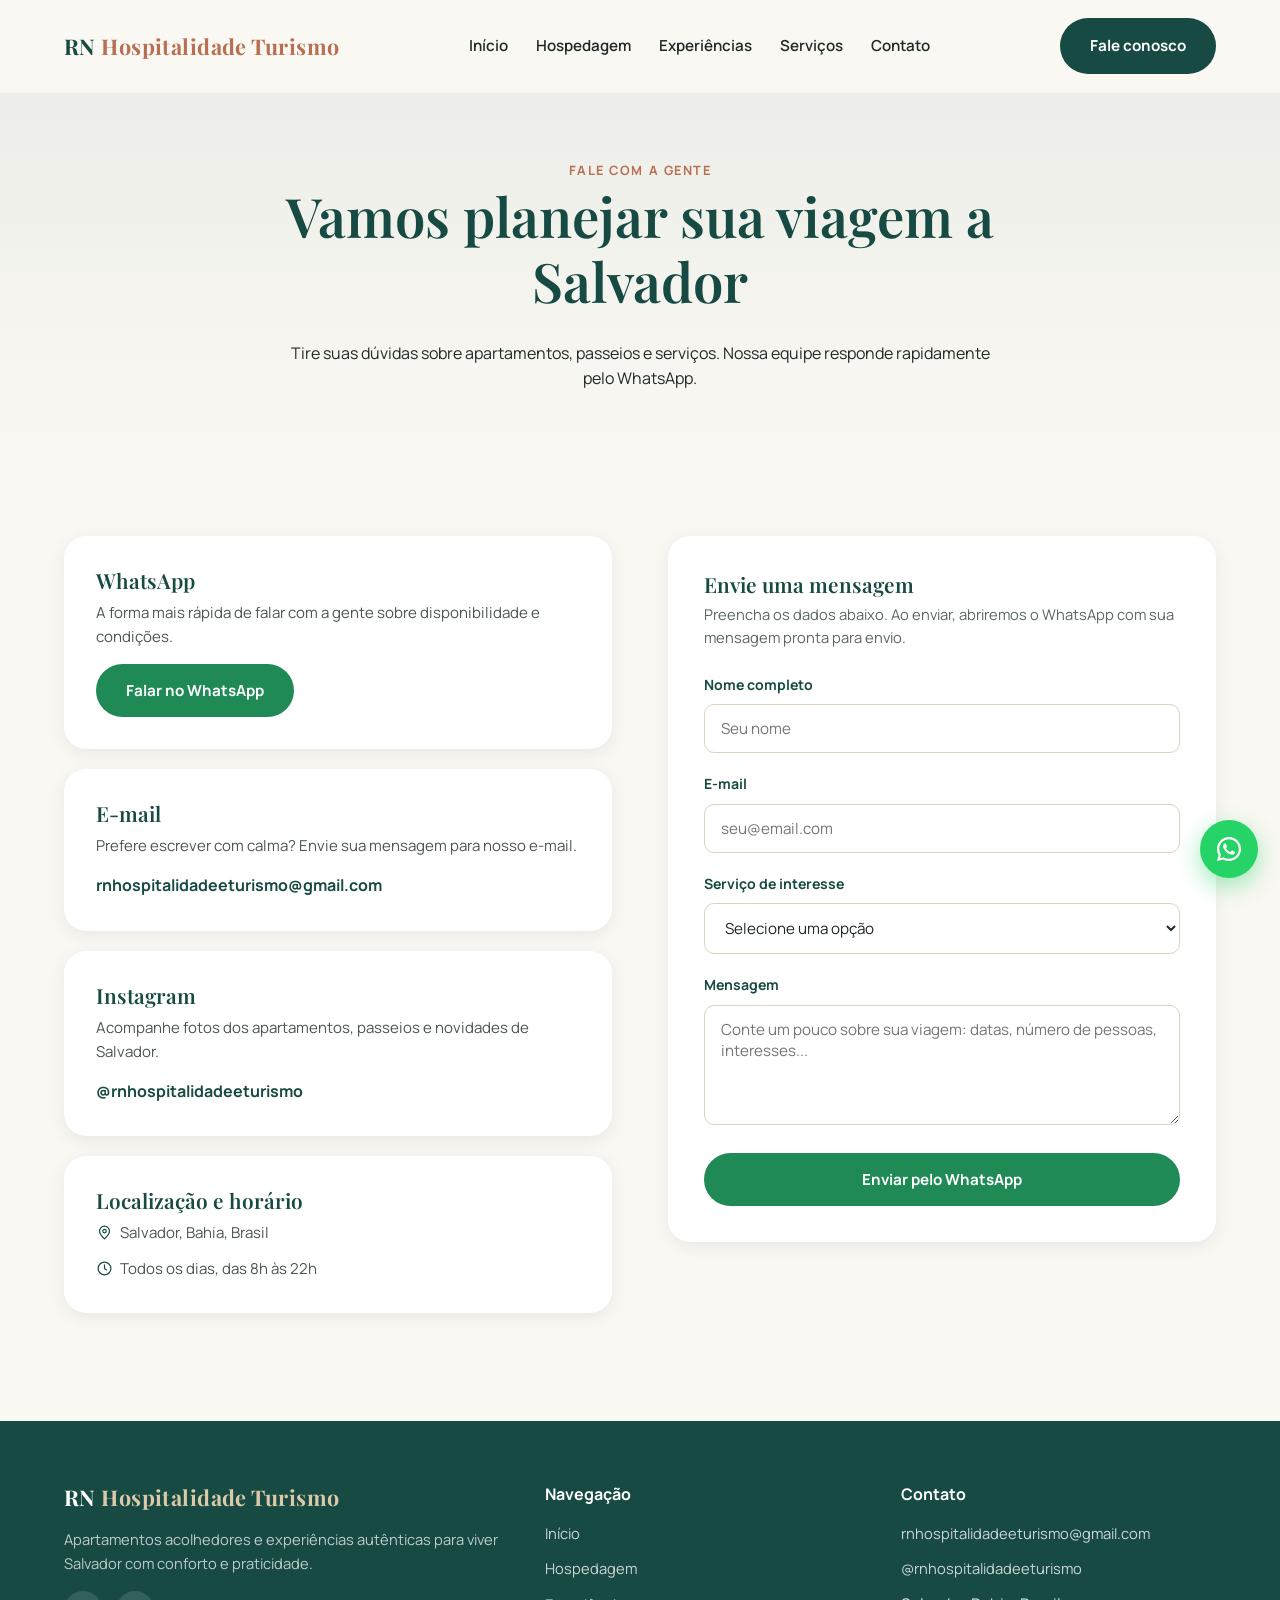
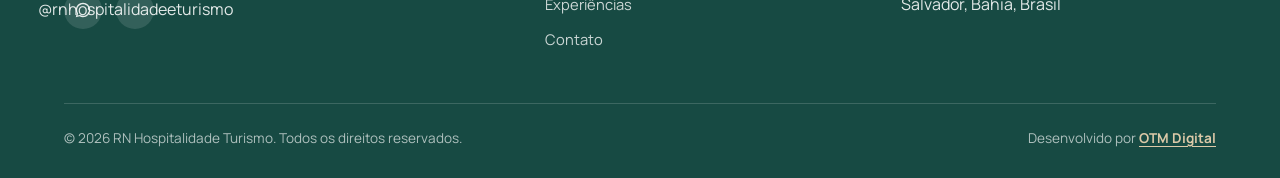
<file: contato.html>
<!DOCTYPE html>
<html lang="pt-BR">
<head>
<meta charset="UTF-8">
<meta name="viewport" content="width=device-width, initial-scale=1.0">
<title>Contato | RN Hospitalidade Turismo</title>
<meta name="description" content="Fale com a RN Hospitalidade Turismo pelo WhatsApp, e-mail ou Instagram e planeje sua estadia e experiências em Salvador, Bahia.">
<link rel="icon" type="image/svg+xml" href="assets/images/icons/favicon.svg">
<link rel="preconnect" href="https://fonts.googleapis.com">
<link href="https://fonts.googleapis.com/css2?family=Playfair+Display:wght@600;700&family=Manrope:wght@400;500;600;700;800&display=swap" rel="stylesheet">
<link rel="stylesheet" href="css/style.css">
</head>
<body>

<header class="header">
  <div class="header-conteudo">
    <a href="index.html" class="logo">RN <span>Hospitalidade Turismo</span></a>
    <nav class="nav-principal" aria-label="Navegação principal">
      <ul>
        <li><a href="index.html">Início</a></li>
        <li><a href="apartamentos.html">Hospedagem</a></li>
        <li><a href="experiencias.html">Experiências</a></li>
        <li><a href="index.html#servicos">Serviços</a></li>
        <li><a href="contato.html">Contato</a></li>
      </ul>
    </nav>
    <div class="header-acoes">
      <a href="contato.html" class="btn btn-primario">Fale conosco</a>
      <button class="menu-toggle" aria-label="Abrir menu" aria-expanded="false">
        <span></span><span></span><span></span>
      </button>
    </div>
  </div>
</header>

<main>
  <section class="hero-interno">
    <div class="container">
      <span class="etiqueta" style="color:var(--cor-terracota); text-transform:uppercase; letter-spacing:.12em; font-size:.8rem; font-weight:700;">Fale com a gente</span>
      <h1>Vamos planejar sua viagem a Salvador</h1>
      <p>Tire suas dúvidas sobre apartamentos, passeios e serviços. Nossa equipe responde rapidamente pelo WhatsApp.</p>
    </div>
  </section>

  <section>
    <div class="container">
      <div class="contato-grade">

        <div class="anim-surgir">
          <div class="contato-info-card">
            <h3>WhatsApp</h3>
            <p>A forma mais rápida de falar com a gente sobre disponibilidade e condições.</p>
            <button class="btn btn-whatsapp" onclick="abrirWhatsApp('Olá! Gostaria de falar com a equipe da RN Hospitalidade Turismo sobre hospedagem e experiências em Salvador.')" aria-label="Falar no WhatsApp com a RN Hospitalidade Turismo">
              Falar no WhatsApp
            </button>
          </div>

          <div class="contato-info-card">
            <h3>E-mail</h3>
            <p>Prefere escrever com calma? Envie sua mensagem para nosso e-mail.</p>
            <div class="contato-info-lista">
              <a href="mailto:rnhospitalidadeeturismo@gmail.com" data-marca-email style="font-weight:700; color:var(--cor-verde);">rnhospitalidadeeturismo@gmail.com</a>
            </div>
          </div>

          <div class="contato-info-card">
            <h3>Instagram</h3>
            <p>Acompanhe fotos dos apartamentos, passeios e novidades de Salvador.</p>
            <a href="https://www.instagram.com/rnhospitalidadeeturismo" target="_blank" rel="noopener" data-marca-instagram style="font-weight:700; color:var(--cor-verde);">@rnhospitalidadeeturismo</a>
          </div>

          <div class="contato-info-card">
            <h3>Localização e horário</h3>
            <div class="contato-info-lista">
              <p style="margin-bottom:4px;"><img src="assets/images/icons/local.svg" alt="" class="icone-img"> <span data-marca-localizacao>Salvador, Bahia, Brasil</span></p>
              <p style="margin-bottom:0;"><img src="assets/images/icons/relogio.svg" alt="" class="icone-img"> <span data-marca-horario>Todos os dias, das 8h às 22h</span></p>
            </div>
          </div>
        </div>

        <div class="anim-surgir">
          <form class="formulario-contato" id="form-contato" novalidate>
            <h3 style="margin-bottom:6px;">Envie uma mensagem</h3>
            <p style="color:#5b665f; font-size:0.92rem; margin-bottom:24px;">Preencha os dados abaixo. Ao enviar, abriremos o WhatsApp com sua mensagem pronta para envio.</p>

            <div class="form-mensagem-sucesso" id="mensagem-sucesso">
              Tudo pronto! Abrimos o WhatsApp com sua mensagem. É só enviar por lá.
            </div>

            <div class="form-grupo">
              <label for="nome">Nome completo</label>
              <input type="text" id="nome" name="nome" required autocomplete="name" placeholder="Seu nome">
            </div>

            <div class="form-grupo">
              <label for="email">E-mail</label>
              <input type="email" id="email" name="email" required autocomplete="email" placeholder="seu@email.com">
            </div>

            <div class="form-grupo">
              <label for="servico">Serviço de interesse</label>
              <select id="servico" name="servico" required>
                <option value="" disabled selected>Selecione uma opção</option>
                <option value="Hospedagem">Hospedagem</option>
                <option value="Experiências e passeios">Experiências e passeios</option>
                <option value="Transfer e transporte">Transfer e transporte</option>
                <option value="Outros serviços">Outros serviços</option>
                <option value="Dúvida geral">Dúvida geral</option>
              </select>
            </div>

            <div class="form-grupo">
              <label for="mensagem">Mensagem</label>
              <textarea id="mensagem" name="mensagem" required placeholder="Conte um pouco sobre sua viagem: datas, número de pessoas, interesses..."></textarea>
            </div>

            <button type="submit" class="btn btn-whatsapp btn-bloco" aria-label="Enviar mensagem pelo WhatsApp">
              Enviar pelo WhatsApp
            </button>
          </form>
        </div>

      </div>
    </div>
  </section>
</main>

<footer class="footer">
  <div class="container">
    <div class="footer-grade">
      <div>
        <a href="index.html" class="logo">RN <span>Hospitalidade Turismo</span></a>
        <p style="margin-top:14px;">Apartamentos acolhedores e experiências autênticas para viver Salvador com conforto e praticidade.</p>
        <div class="footer-social">
          <a href="https://wa.me/5571996673131" data-marca-whatsapp target="_blank" rel="noopener" aria-label="WhatsApp">
            <svg width="18" height="18" viewBox="0 0 32 32" fill="currentColor"><path d="M16.001 3.2c-7.07 0-12.8 5.73-12.8 12.8 0 2.26.6 4.44 1.73 6.37L3.2 28.8l6.58-1.7a12.74 12.74 0 0 0 6.22 1.6h.01c7.07 0 12.8-5.73 12.8-12.8s-5.73-12.7-12.81-12.7zm0 23.24h-.01a10.4 10.4 0 0 1-5.3-1.45l-.38-.22-3.9 1.01 1.04-3.8-.25-.39a10.42 10.42 0 0 1-1.6-5.59c0-5.76 4.69-10.44 10.45-10.44 2.79 0 5.41 1.09 7.39 3.06a10.36 10.36 0 0 1 3.06 7.38c0 5.76-4.69 10.44-10.5 10.44z"/></svg>
          </a>
          <a href="https://www.instagram.com/rnhospitalidadeeturismo" target="_blank" rel="noopener" data-marca-instagram aria-label="Instagram">
            <svg width="18" height="18" viewBox="0 0 24 24" fill="currentColor"><path d="M12 2.2c3.2 0 3.6 0 4.85.07 3.25.15 4.77 1.69 4.92 4.92.06 1.25.07 1.6.07 4.81 0 3.22-.01 3.56-.07 4.81-.15 3.23-1.66 4.77-4.92 4.92-1.25.06-1.6.07-4.85.07-3.2 0-3.6 0-4.85-.07-3.26-.15-4.77-1.7-4.92-4.92-.06-1.25-.07-1.6-.07-4.81 0-3.22.01-3.56.07-4.81.15-3.23 1.66-4.77 4.92-4.92C8.4 2.21 8.8 2.2 12 2.2zm0 5.4a4.4 4.4 0 1 0 0 8.8 4.4 4.4 0 0 0 0-8.8zm0 7.26a2.86 2.86 0 1 1 0-5.72 2.86 2.86 0 0 1 0 5.72zm5.6-7.44a1.03 1.03 0 1 1-2.06 0 1.03 1.03 0 0 1 2.06 0z"/></svg>
          </a>
        </div>
      </div>
      <div>
        <h4>Navegação</h4>
        <ul class="footer-links">
          <li><a href="index.html">Início</a></li>
          <li><a href="apartamentos.html">Hospedagem</a></li>
          <li><a href="experiencias.html">Experiências</a></li>
          <li><a href="contato.html">Contato</a></li>
        </ul>
      </div>
      <div>
        <h4>Contato</h4>
        <ul class="footer-links">
          <li><a href="mailto:rnhospitalidadeeturismo@gmail.com" data-marca-email>rnhospitalidadeeturismo@gmail.com</a></li>
          <li><a href="https://www.instagram.com/rnhospitalidadeeturismo" target="_blank" rel="noopener" data-marca-instagram>@rnhospitalidadeeturismo</a></li>
          <li><span data-marca-localizacao>Salvador, Bahia, Brasil</span></li>
        </ul>
      </div>
    </div>
    <div class="footer-base">
      <span>© <span class="ano-atual">2026</span> <span data-marca-nome>RN Hospitalidade Turismo</span>. Todos os direitos reservados.</span>
      <span>Desenvolvido por <a href="https://www.otmdigital.online" target="_blank" rel="noopener" class="creditos-link">OTM Digital</a></span>
    </div>
  </div>
</footer>

<script src="js/script.js"></script>
<script>
  document.addEventListener("DOMContentLoaded", () => {
    const form = document.getElementById("form-contato");
    const mensagemSucesso = document.getElementById("mensagem-sucesso");

    form.addEventListener("submit", (e) => {
      e.preventDefault();

      const nome = document.getElementById("nome").value.trim();
      const email = document.getElementById("email").value.trim();
      const servico = document.getElementById("servico").value;
      const mensagemTexto = document.getElementById("mensagem").value.trim();

      if (!nome || !email || !servico || !mensagemTexto) {
        return;
      }

      const mensagemFinal =
        `Olá! Meu nome é ${nome}.\n` +
        `E-mail: ${email}\n` +
        `Serviço de interesse: ${servico}\n` +
        `Mensagem: ${mensagemTexto}`;

      mensagemSucesso.classList.add("ativo");
      abrirWhatsApp(mensagemFinal);
      form.reset();
    });
  });
</script>
</body>
</html>
</file>
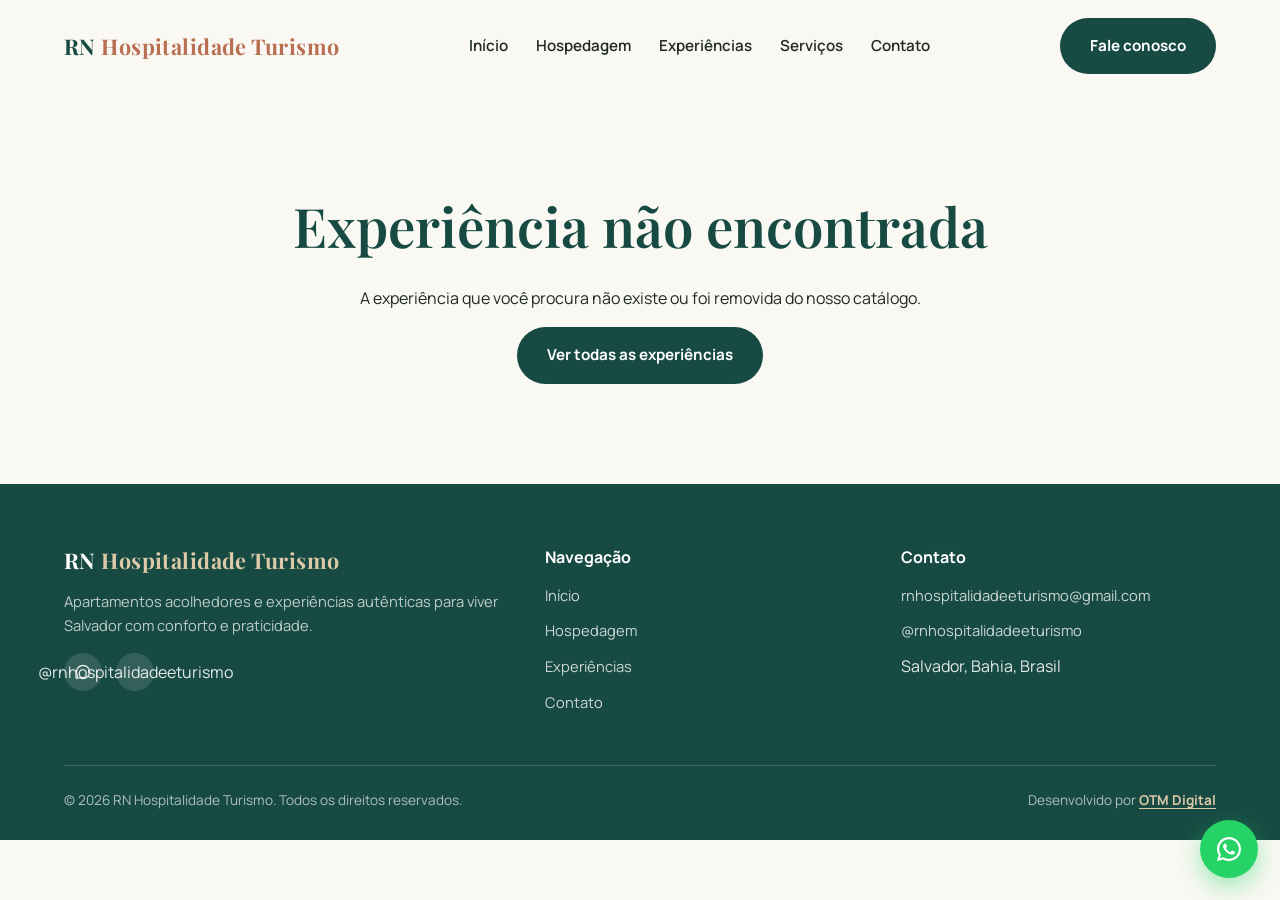
<file: experiencia.html>
<!DOCTYPE html>
<html lang="pt-BR">
<head>
<meta charset="UTF-8">
<meta name="viewport" content="width=device-width, initial-scale=1.0">
<title id="titulo-pagina">Experiência | RN Hospitalidade Turismo</title>
<meta name="description" id="meta-descricao" content="Detalhes de passeios e experiências turísticas em Salvador, Bahia.">
<link rel="icon" type="image/svg+xml" href="assets/images/icons/favicon.svg">
<link rel="preconnect" href="https://fonts.googleapis.com">
<link href="https://fonts.googleapis.com/css2?family=Playfair+Display:wght@600;700&family=Manrope:wght@400;500;600;700;800&display=swap" rel="stylesheet">
<link rel="stylesheet" href="css/style.css">
</head>
<body>

<header class="header">
  <div class="header-conteudo">
    <a href="index.html" class="logo">RN <span>Hospitalidade Turismo</span></a>
    <nav class="nav-principal" aria-label="Navegação principal">
      <ul>
        <li><a href="index.html">Início</a></li>
        <li><a href="apartamentos.html">Hospedagem</a></li>
        <li><a href="experiencias.html">Experiências</a></li>
        <li><a href="index.html#servicos">Serviços</a></li>
        <li><a href="contato.html">Contato</a></li>
      </ul>
    </nav>
    <div class="header-acoes">
      <a href="contato.html" class="btn btn-primario">Fale conosco</a>
      <button class="menu-toggle" aria-label="Abrir menu" aria-expanded="false">
        <span></span><span></span><span></span>
      </button>
    </div>
  </div>
</header>

<main>
  <div id="conteudo-experiencia"></div>
</main>

<footer class="footer">
  <div class="container">
    <div class="footer-grade">
      <div>
        <a href="index.html" class="logo">RN <span>Hospitalidade Turismo</span></a>
        <p style="margin-top:14px;">Apartamentos acolhedores e experiências autênticas para viver Salvador com conforto e praticidade.</p>
        <div class="footer-social">
          <a href="https://wa.me/5571996673131" data-marca-whatsapp target="_blank" rel="noopener" aria-label="WhatsApp">
            <svg width="18" height="18" viewBox="0 0 32 32" fill="currentColor"><path d="M16.001 3.2c-7.07 0-12.8 5.73-12.8 12.8 0 2.26.6 4.44 1.73 6.37L3.2 28.8l6.58-1.7a12.74 12.74 0 0 0 6.22 1.6h.01c7.07 0 12.8-5.73 12.8-12.8s-5.73-12.7-12.81-12.7zm0 23.24h-.01a10.4 10.4 0 0 1-5.3-1.45l-.38-.22-3.9 1.01 1.04-3.8-.25-.39a10.42 10.42 0 0 1-1.6-5.59c0-5.76 4.69-10.44 10.45-10.44 2.79 0 5.41 1.09 7.39 3.06a10.36 10.36 0 0 1 3.06 7.38c0 5.76-4.69 10.44-10.5 10.44z"/></svg>
          </a>
          <a href="https://www.instagram.com/rnhospitalidadeeturismo" target="_blank" rel="noopener" data-marca-instagram aria-label="Instagram">
            <svg width="18" height="18" viewBox="0 0 24 24" fill="currentColor"><path d="M12 2.2c3.2 0 3.6 0 4.85.07 3.25.15 4.77 1.69 4.92 4.92.06 1.25.07 1.6.07 4.81 0 3.22-.01 3.56-.07 4.81-.15 3.23-1.66 4.77-4.92 4.92-1.25.06-1.6.07-4.85.07-3.2 0-3.6 0-4.85-.07-3.26-.15-4.77-1.7-4.92-4.92-.06-1.25-.07-1.6-.07-4.81 0-3.22.01-3.56.07-4.81.15-3.23 1.66-4.77 4.92-4.92C8.4 2.21 8.8 2.2 12 2.2zm0 5.4a4.4 4.4 0 1 0 0 8.8 4.4 4.4 0 0 0 0-8.8zm0 7.26a2.86 2.86 0 1 1 0-5.72 2.86 2.86 0 0 1 0 5.72zm5.6-7.44a1.03 1.03 0 1 1-2.06 0 1.03 1.03 0 0 1 2.06 0z"/></svg>
          </a>
        </div>
      </div>
      <div>
        <h4>Navegação</h4>
        <ul class="footer-links">
          <li><a href="index.html">Início</a></li>
          <li><a href="apartamentos.html">Hospedagem</a></li>
          <li><a href="experiencias.html">Experiências</a></li>
          <li><a href="contato.html">Contato</a></li>
        </ul>
      </div>
      <div>
        <h4>Contato</h4>
        <ul class="footer-links">
          <li><a href="mailto:rnhospitalidadeeturismo@gmail.com" data-marca-email>rnhospitalidadeeturismo@gmail.com</a></li>
          <li><a href="https://www.instagram.com/rnhospitalidadeeturismo" target="_blank" rel="noopener" data-marca-instagram>@rnhospitalidadeeturismo</a></li>
          <li><span data-marca-localizacao>Salvador, Bahia, Brasil</span></li>
        </ul>
      </div>
    </div>
    <div class="footer-base">
      <span>© <span class="ano-atual">2026</span> <span data-marca-nome>RN Hospitalidade Turismo</span>. Todos os direitos reservados.</span>
      <span>Desenvolvido por <a href="https://www.otmdigital.online" target="_blank" rel="noopener" class="creditos-link">OTM Digital</a></span>
    </div>
  </div>
</footer>

<script src="js/script.js"></script>
<script>
  let imagemAtualIndexExp = 0;
  let experienciaAtual = null;

  function obterIdDaUrl() {
    const params = new URLSearchParams(window.location.search);
    return parseInt(params.get("id"), 10);
  }

  function trocarImagemPrincipalExp(index) {
    if (!experienciaAtual) return;
    const total = experienciaAtual.imagens.length;
    imagemAtualIndexExp = (index + total) % total;
    document.getElementById("imagem-principal-exp").src = experienciaAtual.imagens[imagemAtualIndexExp];
    document.querySelectorAll(".galeria-miniaturas img").forEach((img, i) => {
      img.classList.toggle("miniatura-ativa", i === imagemAtualIndexExp);
    });
  }

  function renderizarNaoEncontradoExp() {
    document.getElementById("conteudo-experiencia").innerHTML = `
      <section class="nao-encontrado">
        <div class="container">
          <h1>Experiência não encontrada</h1>
          <p>A experiência que você procura não existe ou foi removida do nosso catálogo.</p>
          <a href="experiencias.html" class="btn btn-primario">Ver todas as experiências</a>
        </div>
      </section>`;
  }

  function renderizarExperiencia(exp) {
    experienciaAtual = exp;
    document.title = `${exp.nome} | RN Hospitalidade Turismo`;
    document.getElementById("meta-descricao").setAttribute("content", `${exp.nome}: ${exp.descricaoCurta}`);

    const temMultiplasImagens = exp.imagens.length > 1;
    const miniaturas = temMultiplasImagens ? exp.imagens.map((img, i) => `
      <img src="${img}" alt="Foto ${i + 1} de ${exp.nome}" class="${i === 0 ? "miniatura-ativa" : ""}" onclick="trocarImagemPrincipalExp(${i})">
    `).join("") : "";

    const inclui = (exp.inclui || []).map(i => `<li>${i}</li>`).join("");
    const naoInclui = (exp.naoInclui || []).map(i => `<li>${i}</li>`).join("");
    const mensagem = mensagemExperiencia(exp).replace(/'/g, "\\'");

    document.getElementById("conteudo-experiencia").innerHTML = `
      <section style="padding-top:40px;">
        <div class="container">
          <div class="detalhe-topo">
            <div class="galeria anim-surgir">
              <div class="galeria-principal">
                <img id="imagem-principal-exp" src="${exp.imagens[0]}" alt="${exp.nome} em Salvador, Bahia">
                ${temMultiplasImagens ? `
                <button class="galeria-nav galeria-nav--anterior" aria-label="Foto anterior" onclick="trocarImagemPrincipalExp(imagemAtualIndexExp - 1)">‹</button>
                <button class="galeria-nav galeria-nav--proximo" aria-label="Próxima foto" onclick="trocarImagemPrincipalExp(imagemAtualIndexExp + 1)">›</button>` : ""}
              </div>
              ${temMultiplasImagens ? `<div class="galeria-miniaturas">${miniaturas}</div>` : ""}
            </div>

            <aside class="detalhe-info anim-surgir">
              <span class="card-regiao">${exp.categoria}</span>
              <h1>${exp.nome}</h1>
              ${exp.duracao || exp.localSaida ? `<div class="detalhe-meta">
                ${exp.duracao ? `<div class="detalhe-meta-item"><strong><img src="assets/images/icons/relogio.svg" alt="" class="icone-img"></strong>${exp.duracao}</div>` : ""}
                ${exp.localSaida ? `<div class="detalhe-meta-item"><strong><img src="assets/images/icons/local.svg" alt="" class="icone-img"></strong>${exp.localSaida}</div>` : ""}
              </div>` : ""}
              <button class="btn btn-whatsapp btn-bloco" onclick="abrirWhatsApp('${mensagem}')" aria-label="Consultar ${exp.nome} pelo WhatsApp">
                Consultar pelo WhatsApp
              </button>
              <p style="font-size:0.82rem; color:#6b746f; margin-top:14px; text-align:center;">Disponibilidade sujeita a confirmação.</p>
            </aside>
          </div>

          <div class="detalhe-corpo">
            <div>
              <div class="detalhe-bloco anim-surgir">
                <h2>Sobre a experiência</h2>
                <p>${exp.descricao}</p>
              </div>
              ${inclui ? `<div class="detalhe-bloco anim-surgir">
                <h2>O que está incluído</h2>
                <ul class="lista-check">${inclui}</ul>
              </div>` : ""}
              ${naoInclui ? `<div class="detalhe-bloco anim-surgir">
                <h2>O que não está incluído</h2>
                <ul class="lista-x">${naoInclui}</ul>
              </div>` : ""}
            </div>
            <div>
              <div class="detalhe-bloco anim-surgir">
                <h2>Informações importantes</h2>
                <div class="aviso-caixa">
                  Datas, horários e condições devem ser confirmados diretamente com nossa equipe pelo WhatsApp.
                </div>
              </div>
            </div>
          </div>
        </div>
      </section>`;

    inicializarAnimacoesScroll();
  }

  document.addEventListener("DOMContentLoaded", () => {
    const id = obterIdDaUrl();
    const exp = experiencias.find(e => e.id === id);
    if (exp) {
      renderizarExperiencia(exp);
    } else {
      renderizarNaoEncontradoExp();
    }
  });
</script>
</body>
</html>
</file>
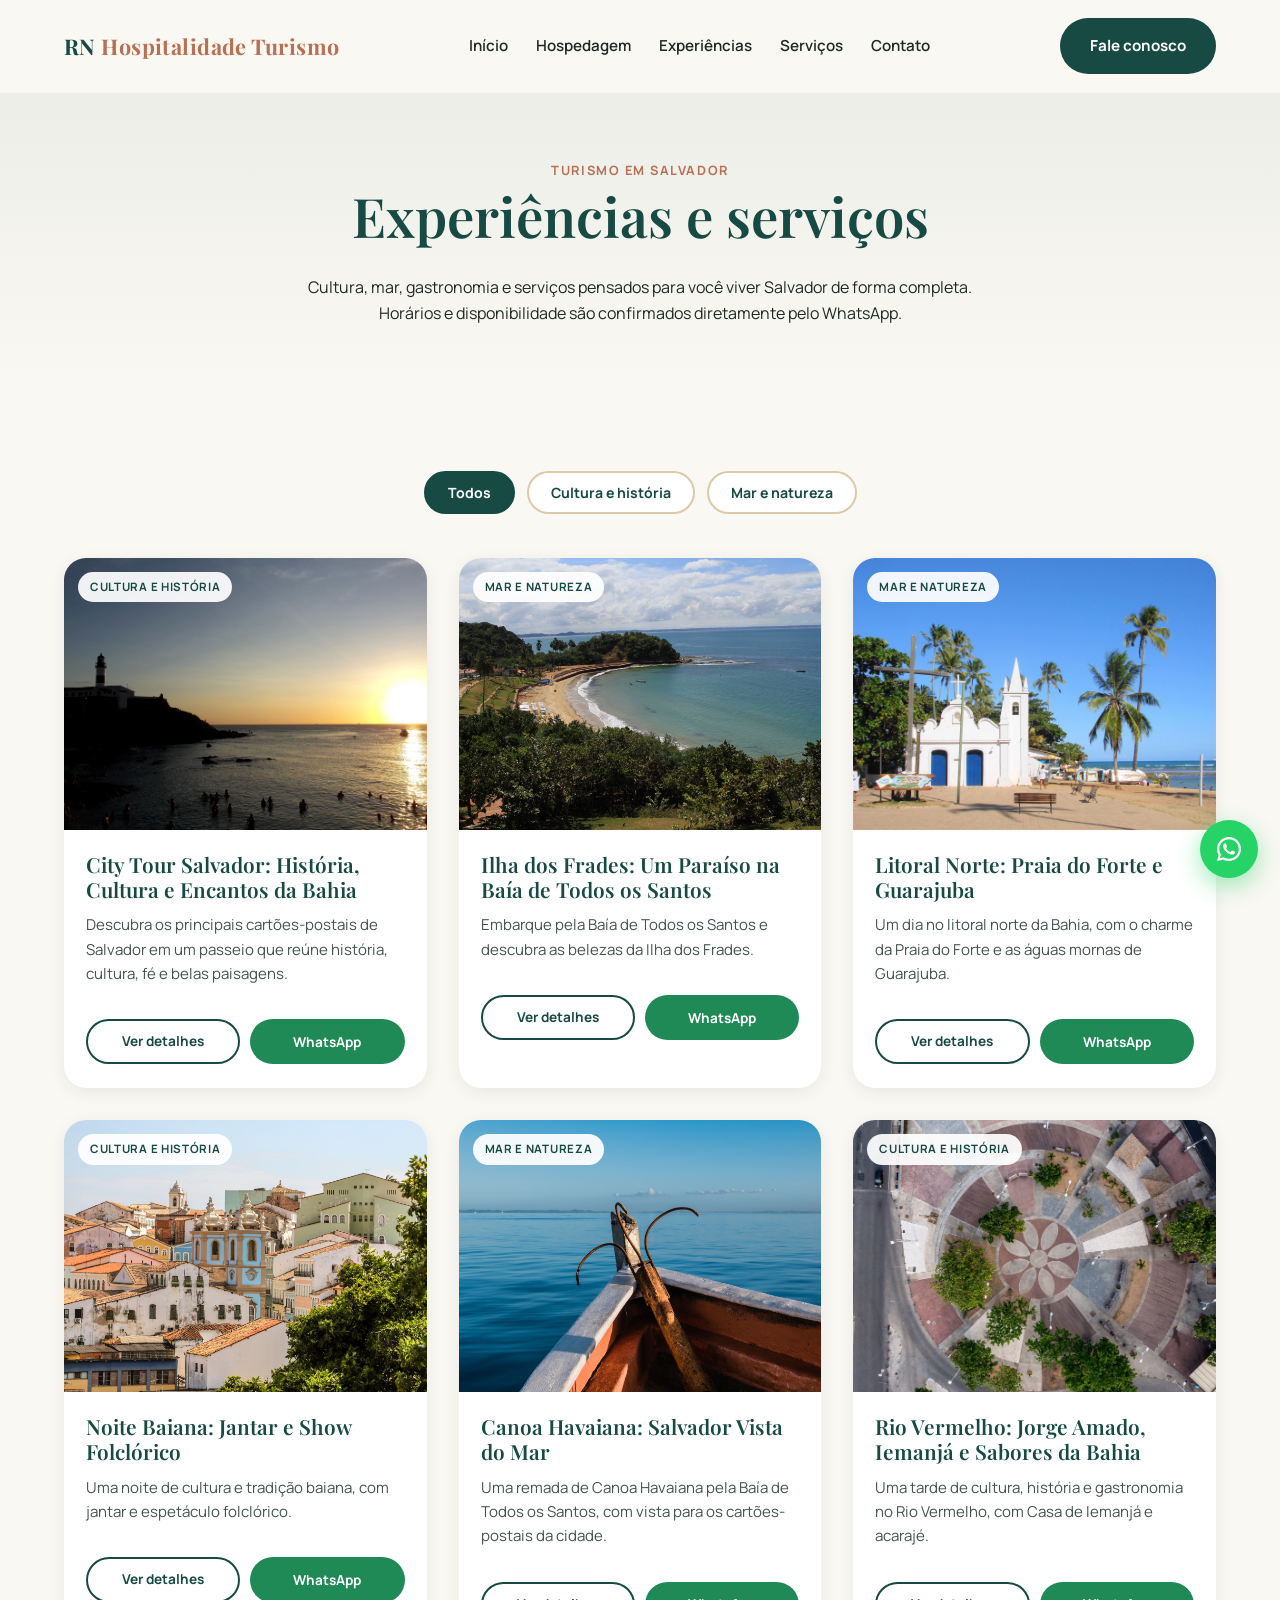
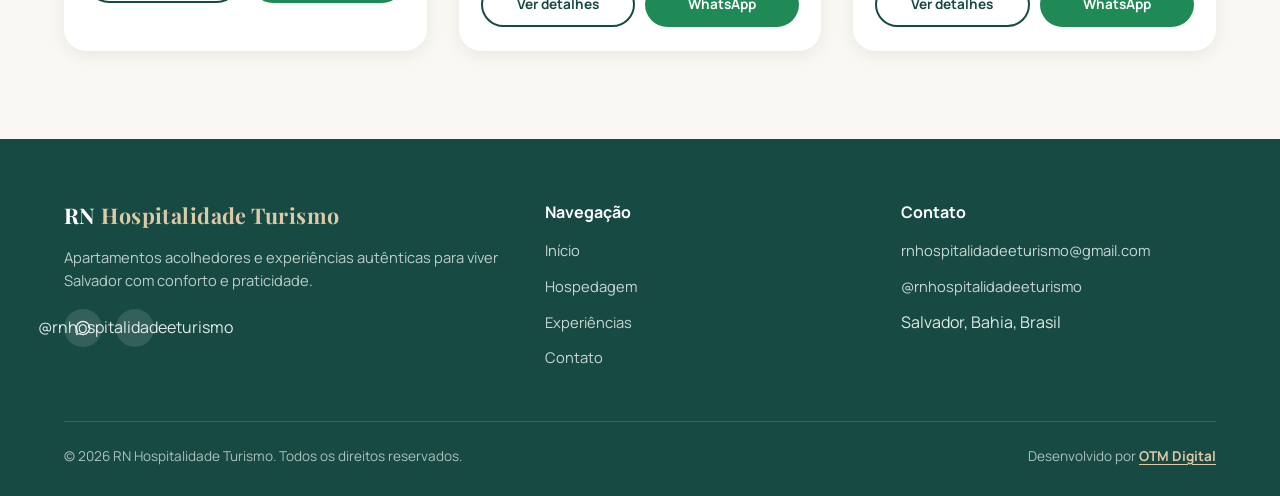
<file: experiencias.html>
<!DOCTYPE html>
<html lang="pt-BR">
<head>
<meta charset="UTF-8">
<meta name="viewport" content="width=device-width, initial-scale=1.0">
<title>Experiências e Passeios em Salvador | RN Hospitalidade Turismo</title>
<meta name="description" content="Descubra passeios turísticos, cultura, natureza e gastronomia em Salvador, Bahia. Consulte disponibilidade pelo WhatsApp.">
<link rel="icon" type="image/svg+xml" href="assets/images/icons/favicon.svg">
<link rel="preconnect" href="https://fonts.googleapis.com">
<link href="https://fonts.googleapis.com/css2?family=Playfair+Display:wght@600;700&family=Manrope:wght@400;500;600;700;800&display=swap" rel="stylesheet">
<link rel="stylesheet" href="css/style.css">
</head>
<body>

<header class="header">
  <div class="header-conteudo">
    <a href="index.html" class="logo">RN <span>Hospitalidade Turismo</span></a>
    <nav class="nav-principal" aria-label="Navegação principal">
      <ul>
        <li><a href="index.html">Início</a></li>
        <li><a href="apartamentos.html">Hospedagem</a></li>
        <li><a href="experiencias.html">Experiências</a></li>
        <li><a href="index.html#servicos">Serviços</a></li>
        <li><a href="contato.html">Contato</a></li>
      </ul>
    </nav>
    <div class="header-acoes">
      <a href="contato.html" class="btn btn-primario">Fale conosco</a>
      <button class="menu-toggle" aria-label="Abrir menu" aria-expanded="false">
        <span></span><span></span><span></span>
      </button>
    </div>
  </div>
</header>

<main>
  <section class="hero-interno">
    <div class="container">
      <span class="etiqueta" style="color:var(--cor-terracota); text-transform:uppercase; letter-spacing:.12em; font-size:.8rem; font-weight:700;">Turismo em Salvador</span>
      <h1>Experiências e serviços</h1>
      <p>Cultura, mar, gastronomia e serviços pensados para você viver Salvador de forma completa. Horários e disponibilidade são confirmados diretamente pelo WhatsApp.</p>
    </div>
  </section>

  <section>
    <div class="container">
      <div class="filtros" role="group" aria-label="Filtrar experiências por categoria">
        <button class="filtro-btn filtro-ativo" data-filtro="todos">Todos</button>
        <button class="filtro-btn" data-filtro="cultura">Cultura e história</button>
        <button class="filtro-btn" data-filtro="mar">Mar e natureza</button>
      </div>

      <div class="grade" id="grade-experiencias"></div>
    </div>
  </section>
</main>

<footer class="footer">
  <div class="container">
    <div class="footer-grade">
      <div>
        <a href="index.html" class="logo">RN <span>Hospitalidade Turismo</span></a>
        <p style="margin-top:14px;">Apartamentos acolhedores e experiências autênticas para viver Salvador com conforto e praticidade.</p>
        <div class="footer-social">
          <a href="https://wa.me/5571996673131" data-marca-whatsapp target="_blank" rel="noopener" aria-label="WhatsApp">
            <svg width="18" height="18" viewBox="0 0 32 32" fill="currentColor"><path d="M16.001 3.2c-7.07 0-12.8 5.73-12.8 12.8 0 2.26.6 4.44 1.73 6.37L3.2 28.8l6.58-1.7a12.74 12.74 0 0 0 6.22 1.6h.01c7.07 0 12.8-5.73 12.8-12.8s-5.73-12.7-12.81-12.7zm0 23.24h-.01a10.4 10.4 0 0 1-5.3-1.45l-.38-.22-3.9 1.01 1.04-3.8-.25-.39a10.42 10.42 0 0 1-1.6-5.59c0-5.76 4.69-10.44 10.45-10.44 2.79 0 5.41 1.09 7.39 3.06a10.36 10.36 0 0 1 3.06 7.38c0 5.76-4.69 10.44-10.5 10.44z"/></svg>
          </a>
          <a href="https://www.instagram.com/rnhospitalidadeeturismo" target="_blank" rel="noopener" data-marca-instagram aria-label="Instagram">
            <svg width="18" height="18" viewBox="0 0 24 24" fill="currentColor"><path d="M12 2.2c3.2 0 3.6 0 4.85.07 3.25.15 4.77 1.69 4.92 4.92.06 1.25.07 1.6.07 4.81 0 3.22-.01 3.56-.07 4.81-.15 3.23-1.66 4.77-4.92 4.92-1.25.06-1.6.07-4.85.07-3.2 0-3.6 0-4.85-.07-3.26-.15-4.77-1.7-4.92-4.92-.06-1.25-.07-1.6-.07-4.81 0-3.22.01-3.56.07-4.81.15-3.23 1.66-4.77 4.92-4.92C8.4 2.21 8.8 2.2 12 2.2zm0 5.4a4.4 4.4 0 1 0 0 8.8 4.4 4.4 0 0 0 0-8.8zm0 7.26a2.86 2.86 0 1 1 0-5.72 2.86 2.86 0 0 1 0 5.72zm5.6-7.44a1.03 1.03 0 1 1-2.06 0 1.03 1.03 0 0 1 2.06 0z"/></svg>
          </a>
        </div>
      </div>
      <div>
        <h4>Navegação</h4>
        <ul class="footer-links">
          <li><a href="index.html">Início</a></li>
          <li><a href="apartamentos.html">Hospedagem</a></li>
          <li><a href="experiencias.html">Experiências</a></li>
          <li><a href="contato.html">Contato</a></li>
        </ul>
      </div>
      <div>
        <h4>Contato</h4>
        <ul class="footer-links">
          <li><a href="mailto:rnhospitalidadeeturismo@gmail.com" data-marca-email>rnhospitalidadeeturismo@gmail.com</a></li>
          <li><a href="https://www.instagram.com/rnhospitalidadeeturismo" target="_blank" rel="noopener" data-marca-instagram>@rnhospitalidadeeturismo</a></li>
          <li><span data-marca-localizacao>Salvador, Bahia, Brasil</span></li>
        </ul>
      </div>
    </div>
    <div class="footer-base">
      <span>© <span class="ano-atual">2026</span> <span data-marca-nome>RN Hospitalidade Turismo</span>. Todos os direitos reservados.</span>
      <span>Desenvolvido por <a href="https://www.otmdigital.online" target="_blank" rel="noopener" class="creditos-link">OTM Digital</a></span>
    </div>
  </div>
</footer>

<script src="js/script.js"></script>
<script>
  function criarCardExperienciaCompleto(exp) {
    return `
      <article class="card anim-surgir" data-categoria="${exp.categoriaFiltro}">
        <a href="experiencia.html?id=${exp.id}" class="card-imagem" aria-label="Ver detalhes de ${exp.nome}">
          <img src="${exp.imagens[0]}" alt="${exp.nome} em Salvador, Bahia" loading="lazy">
          <span class="card-selo">${exp.categoria}</span>
        </a>
        <div class="card-corpo">
          <h3><a href="experiencia.html?id=${exp.id}">${exp.nome}</a></h3>
          <p class="card-descricao">${exp.descricaoCurta}</p>
          <div class="card-acoes">
            <a href="experiencia.html?id=${exp.id}" class="btn btn-secundario btn-sm">Ver detalhes</a>
            <button class="btn btn-whatsapp btn-sm" onclick="abrirWhatsApp(mensagemExperiencia(experiencias.find(e => e.id === ${exp.id})))" aria-label="Consultar ${exp.nome} pelo WhatsApp">WhatsApp</button>
          </div>
        </div>
      </article>`;
  }

  function renderizarExperiencias(filtro) {
    const grade = document.getElementById("grade-experiencias");
    const lista = filtro === "todos" ? experiencias : experiencias.filter(e => e.categoriaFiltro === filtro);
    grade.innerHTML = lista.length
      ? lista.map(criarCardExperienciaCompleto).join("")
      : `<p class="texto-centro" style="grid-column:1/-1;">Nenhuma experiência encontrada para esta categoria no momento.</p>`;
    inicializarAnimacoesScroll();
  }

  document.addEventListener("DOMContentLoaded", () => {
    renderizarExperiencias("todos");

    document.querySelectorAll(".filtro-btn").forEach(botao => {
      botao.addEventListener("click", () => {
        document.querySelectorAll(".filtro-btn").forEach(b => b.classList.remove("filtro-ativo"));
        botao.classList.add("filtro-ativo");
        renderizarExperiencias(botao.dataset.filtro);
      });
    });
  });
</script>
</body>
</html>
</file>
<file: css/style.css>
/* =========================================================
   RN HOSPITALIDADE TURISMO — style.css
   ========================================================= */

/* ---------------------------------------------------------
   RESET E BASE
   --------------------------------------------------------- */
*, *::before, *::after { box-sizing: border-box; }

:root {
  --cor-fundo: #FAF8F3;
  --cor-branco: #FFFFFF;
  --cor-texto: #1F2926;
  --cor-verde: #174A43;
  --cor-azul: #2C7180;
  --cor-areia: #DCC9A8;
  --cor-terracota: #B86F52;
  --cor-dourado: #B99A62;

  --fonte-titulo: "Playfair Display", Georgia, serif;
  --fonte-texto: "Manrope", "Inter", -apple-system, BlinkMacSystemFont, sans-serif;

  --raio: 14px;
  --raio-grande: 22px;
  --sombra: 0 12px 32px rgba(23, 74, 67, 0.12);
  --sombra-suave: 0 4px 16px rgba(31, 41, 38, 0.08);
  --transicao: 0.25s ease;
  --largura-max: 1200px;
}

html { scroll-behavior: smooth; }

body {
  margin: 0;
  font-family: var(--fonte-texto);
  color: var(--cor-texto);
  background-color: var(--cor-fundo);
  line-height: 1.6;
  -webkit-font-smoothing: antialiased;
}

body.no-scroll { overflow: hidden; }

h1, h2, h3, h4 {
  font-family: var(--fonte-titulo);
  color: var(--cor-verde);
  line-height: 1.2;
  margin: 0 0 0.5em;
  font-weight: 600;
}

h1 { font-size: clamp(2.2rem, 5vw, 3.4rem); }
h2 { font-size: clamp(1.7rem, 3.6vw, 2.4rem); }
h3 { font-size: 1.3rem; }

p { margin: 0 0 1em; }

a { color: inherit; text-decoration: none; }

img { max-width: 100%; display: block; }

ul { margin: 0; padding: 0; list-style: none; }

button { font-family: inherit; cursor: pointer; }

.container {
  max-width: var(--largura-max);
  margin: 0 auto;
  padding: 0 24px;
}

section { padding: 88px 0; }

@media (max-width: 767px) {
  section { padding: 56px 0; }
}

.secao-titulo {
  text-align: center;
  max-width: 640px;
  margin: 0 auto 48px;
}

.secao-titulo .etiqueta {
  display: inline-block;
  text-transform: uppercase;
  letter-spacing: 0.14em;
  font-size: 0.78rem;
  color: var(--cor-terracota);
  font-weight: 700;
  margin-bottom: 10px;
}

.secao-titulo p { color: #4b5652; }

/* Estados de foco visíveis (acessibilidade) */
a:focus-visible,
button:focus-visible,
input:focus-visible,
textarea:focus-visible,
select:focus-visible {
  outline: 3px solid var(--cor-azul);
  outline-offset: 2px;
}

/* ---------------------------------------------------------
   BOTÕES
   --------------------------------------------------------- */
.btn {
  display: inline-flex;
  align-items: center;
  justify-content: center;
  gap: 8px;
  padding: 14px 28px;
  border-radius: 100px;
  font-weight: 700;
  font-size: 0.95rem;
  border: 2px solid transparent;
  transition: transform var(--transicao), background-color var(--transicao), color var(--transicao), border-color var(--transicao);
  white-space: nowrap;
}

.btn:hover { transform: translateY(-2px); }

.btn-primario {
  background-color: var(--cor-verde);
  color: var(--cor-branco);
}
.btn-primario:hover { background-color: #123832; }

.btn-secundario {
  background-color: transparent;
  color: var(--cor-verde);
  border-color: var(--cor-verde);
}
.btn-secundario:hover { background-color: var(--cor-verde); color: var(--cor-branco); }

.btn-claro {
  background-color: var(--cor-branco);
  color: var(--cor-verde);
}
.btn-claro:hover { background-color: var(--cor-areia); }

.btn-whatsapp {
  background-color: #1f8a56;
  color: var(--cor-branco);
}
.btn-whatsapp:hover { background-color: #176a42; }

.btn-bloco { width: 100%; }

.btn-sm { padding: 10px 20px; font-size: 0.85rem; }

/* ---------------------------------------------------------
   HEADER
   --------------------------------------------------------- */
.header {
  position: sticky;
  top: 0;
  z-index: 200;
  border-bottom: 1px solid transparent;
  transition: box-shadow var(--transicao), border-color var(--transicao);
}

/* O desfoque fica no pseudo-elemento: backdrop-filter no próprio header prenderia o menu mobile (position: fixed) dentro dele */
.header::before {
  content: "";
  position: absolute;
  inset: 0;
  z-index: -1;
  background-color: rgba(250, 248, 243, 0.92);
  backdrop-filter: blur(8px);
}

.header--rolado {
  border-color: rgba(23, 74, 67, 0.08);
  box-shadow: var(--sombra-suave);
}

.header-conteudo {
  display: flex;
  align-items: center;
  justify-content: space-between;
  gap: 24px;
  padding: 18px 24px;
  max-width: var(--largura-max);
  margin: 0 auto;
}

.logo {
  font-family: var(--fonte-titulo);
  font-size: clamp(0.95rem, 4.6vw, 1.35rem);
  line-height: 1.15;
  font-weight: 700;
  color: var(--cor-verde);
  letter-spacing: 0.02em;
}

.logo span { color: var(--cor-terracota); }

.nav-principal {
  display: flex;
  align-items: center;
  gap: 32px;
}

.nav-principal ul {
  display: flex;
  gap: 28px;
}

.nav-principal a {
  font-weight: 600;
  font-size: 0.95rem;
  color: var(--cor-texto);
  position: relative;
  padding-bottom: 4px;
  transition: color var(--transicao);
}

.nav-principal a:hover,
.nav-link--ativo {
  color: var(--cor-verde);
}

.nav-principal a::after {
  content: "";
  position: absolute;
  left: 0;
  bottom: -2px;
  width: 0;
  height: 2px;
  background-color: var(--cor-terracota);
  transition: width var(--transicao);
}

.nav-principal a:hover::after,
.nav-link--ativo::after {
  width: 100%;
}

.header-acoes { display: flex; align-items: center; gap: 18px; }

.menu-toggle {
  display: none;
  flex-direction: column;
  gap: 5px;
  background: none;
  border: none;
  padding: 6px;
  z-index: 210;
}

.menu-toggle span {
  width: 26px;
  height: 2px;
  background-color: var(--cor-verde);
  border-radius: 2px;
  transition: transform var(--transicao), opacity var(--transicao);
}

.menu-toggle--ativo span:nth-child(1) { transform: translateY(7px) rotate(45deg); }
.menu-toggle--ativo span:nth-child(2) { opacity: 0; }
.menu-toggle--ativo span:nth-child(3) { transform: translateY(-7px) rotate(-45deg); }

@media (max-width: 900px) {
  .menu-toggle { display: flex; }

  .nav-principal {
    position: fixed;
    inset: 0 0 0 30%;
    height: 100vh;
    height: 100dvh;
    width: 70%;
    flex-direction: column;
    align-items: flex-start;
    justify-content: flex-start;
    background-color: var(--cor-branco);
    padding: 100px 32px 40px;
    transform: translateX(100%);
    transition: transform 0.35s ease;
    box-shadow: -12px 0 40px rgba(0,0,0,0.12);
    overflow-y: auto;
  }

  .nav-principal.nav-aberta { transform: translateX(0); }

  .nav-principal ul {
    flex-direction: column;
    gap: 22px;
    width: 100%;
  }

  .nav-principal a { font-size: 1.1rem; display: block; }

  .header-acoes .btn-primario { display: none; }
}

@media (max-width: 420px) {
  .nav-principal { inset: 0; width: 100%; }
}

/* ---------------------------------------------------------
   HERO (HOME)
   --------------------------------------------------------- */
.hero {
  position: relative;
  min-height: 88vh;
  display: flex;
  align-items: center;
  color: var(--cor-branco);
  background-size: cover;
  background-position: center;
  overflow: hidden;
}

.hero::before {
  content: "";
  position: absolute;
  inset: 0;
  background: linear-gradient(180deg, rgba(15, 33, 30, 0.55) 0%, rgba(15, 33, 30, 0.72) 100%);
}

.hero-conteudo {
  position: relative;
  z-index: 2;
  max-width: 680px;
  padding: 0 24px;
  margin: 0 auto;
  text-align: center;
}

.hero h1 { color: var(--cor-branco); }

.hero p {
  font-size: 1.15rem;
  color: rgba(255,255,255,0.92);
  margin-bottom: 2em;
}

.hero-botoes {
  display: flex;
  gap: 16px;
  justify-content: center;
  flex-wrap: wrap;
}

/* Hero interno para páginas de listagem/contato */
.hero-interno {
  padding: 64px 0 40px;
  text-align: center;
  background: linear-gradient(180deg, rgba(23,74,67,0.06), transparent);
}

.hero-interno .container { max-width: 760px; }

/* ---------------------------------------------------------
   CARDS — APARTAMENTOS / EXPERIÊNCIAS / SERVIÇOS
   --------------------------------------------------------- */
.grade {
  display: grid;
  grid-template-columns: repeat(auto-fit, minmax(280px, 1fr));
  gap: 32px;
}

.card {
  background-color: var(--cor-branco);
  border-radius: var(--raio-grande);
  overflow: hidden;
  box-shadow: var(--sombra-suave);
  transition: transform var(--transicao), box-shadow var(--transicao);
  display: flex;
  flex-direction: column;
}

.card:hover {
  transform: translateY(-6px);
  box-shadow: var(--sombra);
}

.card-imagem {
  position: relative;
  aspect-ratio: 4 / 3;
  overflow: hidden;
}

.card-imagem img {
  width: 100%;
  height: 100%;
  object-fit: cover;
  transition: transform 0.5s ease;
}

.card:hover .card-imagem img { transform: scale(1.06); }

.card-selo {
  position: absolute;
  top: 14px;
  left: 14px;
  background-color: rgba(255,255,255,0.92);
  color: var(--cor-verde);
  font-size: 0.72rem;
  font-weight: 700;
  text-transform: uppercase;
  letter-spacing: 0.06em;
  padding: 6px 12px;
  border-radius: 100px;
}

.card-corpo {
  padding: 22px 22px 24px;
  display: flex;
  flex-direction: column;
  gap: 10px;
  flex: 1;
}

.card-regiao {
  color: var(--cor-azul);
  font-size: 0.82rem;
  font-weight: 700;
  text-transform: uppercase;
  letter-spacing: 0.05em;
}

.card-corpo h3 { margin-bottom: 2px; }

.card-meta {
  display: flex;
  flex-wrap: wrap;
  gap: 12px;
  font-size: 0.85rem;
  color: #55625d;
}

.card-descricao { color: #45524d; font-size: 0.94rem; }

.card-preco {
  font-weight: 700;
  color: var(--cor-verde);
  margin-top: auto;
  padding-top: 6px;
}

.card-acoes {
  display: flex;
  gap: 10px;
  flex-wrap: wrap;
  margin-top: 8px;
}

.card-acoes .btn { flex: 1; }

/* ---------------------------------------------------------
   FILTROS
   --------------------------------------------------------- */
.filtros {
  display: flex;
  flex-wrap: wrap;
  gap: 12px;
  justify-content: center;
  margin-bottom: 44px;
}

.filtro-btn {
  background-color: var(--cor-branco);
  border: 2px solid var(--cor-areia);
  color: var(--cor-verde);
  padding: 10px 22px;
  border-radius: 100px;
  font-weight: 700;
  font-size: 0.88rem;
  transition: background-color var(--transicao), border-color var(--transicao), color var(--transicao);
}

.filtro-btn:hover { border-color: var(--cor-verde); }

.filtro-btn.filtro-ativo {
  background-color: var(--cor-verde);
  border-color: var(--cor-verde);
  color: var(--cor-branco);
}

/* ---------------------------------------------------------
   SEÇÃO INSTITUCIONAL / SOBRE
   --------------------------------------------------------- */
.institucional {
  display: grid;
  grid-template-columns: 1fr 1fr;
  gap: 56px;
  align-items: center;
}

.institucional-imagem {
  border-radius: var(--raio-grande);
  overflow: hidden;
  box-shadow: var(--sombra);
}
.institucional-imagem img { aspect-ratio: 4/5; object-fit: cover; }

.institucional-texto .etiqueta {
  display: inline-block;
  text-transform: uppercase;
  letter-spacing: 0.14em;
  font-size: 0.78rem;
  color: var(--cor-terracota);
  font-weight: 700;
  margin-bottom: 10px;
}

.institucional-texto p { color: #445049; font-size: 1.05rem; }

@media (max-width: 900px) {
  .institucional { grid-template-columns: 1fr; }
  .institucional-imagem { order: -1; }
}

/* ---------------------------------------------------------
   SERVIÇOS
   --------------------------------------------------------- */
.servico-card {
  background-color: var(--cor-branco);
  border-radius: var(--raio-grande);
  padding: 32px 26px;
  text-align: center;
  box-shadow: var(--sombra-suave);
  transition: transform var(--transicao), box-shadow var(--transicao);
}
.servico-card:hover { transform: translateY(-6px); box-shadow: var(--sombra); }

.servico-icone {
  width: 56px;
  height: 56px;
  border-radius: 50%;
  background-color: var(--cor-areia);
  color: var(--cor-verde);
  display: flex;
  align-items: center;
  justify-content: center;
  margin: 0 auto 18px;
  font-size: 1.4rem;
}

.servico-card p { color: #4b5652; font-size: 0.92rem; margin-bottom: 18px; }

/* ---------------------------------------------------------
   CTA FINAL
   --------------------------------------------------------- */
.cta-final {
  position: relative;
  background-size: cover;
  background-position: center;
  color: var(--cor-branco);
  text-align: center;
  border-radius: var(--raio-grande);
  overflow: hidden;
  padding: 90px 24px;
}

.cta-final::before {
  content: "";
  position: absolute;
  inset: 0;
  background: linear-gradient(180deg, rgba(23,74,67,0.75), rgba(15,33,30,0.85));
}

.cta-final > * { position: relative; z-index: 1; }
.cta-final h2 { color: var(--cor-branco); }
.cta-final p { color: rgba(255,255,255,0.9); max-width: 520px; margin: 0 auto 28px; }

/* ---------------------------------------------------------
   FOOTER
   --------------------------------------------------------- */
.footer {
  background-color: var(--cor-verde);
  color: rgba(255,255,255,0.88);
  padding: 64px 0 28px;
}

.footer-grade {
  display: grid;
  grid-template-columns: 1.4fr 1fr 1fr;
  gap: 40px;
  margin-bottom: 40px;
}

.footer .logo { color: var(--cor-branco); }
.footer .logo span { color: var(--cor-areia); }

.footer p { color: rgba(255,255,255,0.72); font-size: 0.92rem; }

.footer h4 {
  color: var(--cor-branco);
  font-size: 1rem;
  font-family: var(--fonte-texto);
  font-weight: 700;
  margin-bottom: 16px;
}

.footer-links li { margin-bottom: 10px; }
.footer-links a {
  color: rgba(255,255,255,0.78);
  font-size: 0.92rem;
  transition: color var(--transicao);
}
.footer-links a:hover { color: var(--cor-branco); }

.footer-social { display: flex; gap: 14px; margin-top: 16px; }
.footer-social a {
  width: 38px;
  height: 38px;
  border-radius: 50%;
  background-color: rgba(255,255,255,0.12);
  display: flex;
  align-items: center;
  justify-content: center;
  transition: background-color var(--transicao);
}
.footer-social a:hover { background-color: rgba(255,255,255,0.24); }

.footer-base {
  border-top: 1px solid rgba(255,255,255,0.16);
  padding-top: 24px;
  display: flex;
  justify-content: space-between;
  flex-wrap: wrap;
  gap: 12px;
  font-size: 0.85rem;
  color: rgba(255,255,255,0.65);
}

@media (max-width: 767px) {
  .footer-grade { grid-template-columns: 1fr; gap: 32px; }
}

/* ---------------------------------------------------------
   BOTÃO FLUTUANTE WHATSAPP
   --------------------------------------------------------- */
.whatsapp-flutuante {
  position: fixed;
  bottom: 22px;
  right: 22px;
  width: 58px;
  height: 58px;
  border-radius: 50%;
  background-color: #25D366;
  color: var(--cor-branco);
  display: flex;
  align-items: center;
  justify-content: center;
  box-shadow: 0 8px 24px rgba(37, 211, 102, 0.45);
  z-index: 500;
  transition: transform var(--transicao);
}
.whatsapp-flutuante svg { width: 30px; height: 30px; }
.whatsapp-flutuante:hover { transform: scale(1.08); }

@media (max-width: 480px) {
  .whatsapp-flutuante { width: 52px; height: 52px; bottom: 16px; right: 16px; }
  .whatsapp-flutuante svg { width: 26px; height: 26px; }
}

/* ---------------------------------------------------------
   ANIMAÇÕES DE ENTRADA
   --------------------------------------------------------- */
.anim-surgir {
  opacity: 0;
  transform: translateY(24px);
  transition: opacity 0.6s ease, transform 0.6s ease;
}
.anim-visivel { opacity: 1; transform: translateY(0); }

@media (prefers-reduced-motion: reduce) {
  .anim-surgir { opacity: 1; transform: none; transition: none; }
  html { scroll-behavior: auto; }
}

/* ---------------------------------------------------------
   PÁGINAS DE DETALHE (apartamento / experiência)
   --------------------------------------------------------- */
.detalhe-topo {
  display: grid;
  grid-template-columns: 1.3fr 1fr;
  gap: 48px;
  align-items: flex-start;
}

@media (max-width: 900px) {
  .detalhe-topo { grid-template-columns: 1fr; }
}

.galeria { display: flex; flex-direction: column; gap: 12px; }

.galeria-principal {
  border-radius: var(--raio-grande);
  overflow: hidden;
  aspect-ratio: 4/3;
  position: relative;
  box-shadow: var(--sombra);
}
.galeria-principal img { width: 100%; height: 100%; object-fit: cover; }

.galeria-nav {
  position: absolute;
  top: 50%;
  transform: translateY(-50%);
  background-color: rgba(255,255,255,0.85);
  color: var(--cor-verde);
  border: none;
  width: 40px;
  height: 40px;
  border-radius: 50%;
  display: flex;
  align-items: center;
  justify-content: center;
  font-size: 1.2rem;
  transition: background-color var(--transicao);
}
.galeria-nav:hover { background-color: var(--cor-branco); }
.galeria-nav--anterior { left: 14px; }
.galeria-nav--proximo { right: 14px; }

.galeria-miniaturas {
  display: flex;
  gap: 10px;
  flex-wrap: wrap;
}
.galeria-miniaturas img {
  width: 78px;
  height: 60px;
  object-fit: cover;
  border-radius: 8px;
  cursor: pointer;
  border: 2px solid transparent;
  opacity: 0.75;
  transition: opacity var(--transicao), border-color var(--transicao);
}
.galeria-miniaturas img:hover { opacity: 1; }
.galeria-miniaturas img.miniatura-ativa { border-color: var(--cor-terracota); opacity: 1; }

.detalhe-info {
  background-color: var(--cor-branco);
  border-radius: var(--raio-grande);
  padding: 32px;
  box-shadow: var(--sombra-suave);
  position: sticky;
  top: 100px;
}

.detalhe-info .card-regiao { margin-bottom: 6px; }
.detalhe-info h1 { font-size: 1.9rem; margin-bottom: 6px; }

.detalhe-preco {
  font-size: 1.3rem;
  font-weight: 700;
  color: var(--cor-verde);
  margin: 12px 0;
}

.detalhe-meta {
  display: grid;
  grid-template-columns: repeat(2, 1fr);
  gap: 12px;
  margin: 18px 0 22px;
  padding: 18px 0;
  border-top: 1px solid #ece5d6;
  border-bottom: 1px solid #ece5d6;
}
.detalhe-meta-item { font-size: 0.9rem; }
.detalhe-meta-item strong { display: block; color: var(--cor-verde); font-size: 1.1rem; }

.detalhe-corpo { margin-top: 56px; display: grid; grid-template-columns: 2fr 1fr; gap: 48px; }
@media (max-width: 900px) { .detalhe-corpo { grid-template-columns: 1fr; } }

.detalhe-bloco { margin-bottom: 40px; }
.detalhe-bloco h2 { font-size: 1.4rem; margin-bottom: 16px; }

.lista-check li,
.lista-x li {
  padding: 8px 0 8px 28px;
  position: relative;
  border-bottom: 1px dashed #e3dbc9;
  font-size: 0.95rem;
}
.lista-check li::before {
  content: "✓";
  position: absolute;
  left: 0;
  color: var(--cor-verde);
  font-weight: 700;
}
.lista-x li::before {
  content: "✕";
  position: absolute;
  left: 0;
  color: var(--cor-terracota);
  font-weight: 700;
}

.aviso-caixa {
  background-color: var(--cor-areia);
  border-radius: var(--raio);
  padding: 20px 22px;
  font-size: 0.92rem;
  color: #3a3226;
}

.mapa-caixa {
  border-radius: var(--raio);
  overflow: hidden;
  aspect-ratio: 16/9;
  box-shadow: var(--sombra-suave);
}
.mapa-caixa iframe { width: 100%; height: 100%; border: 0; }

.nao-encontrado {
  text-align: center;
  padding: 100px 24px;
}

/* ---------------------------------------------------------
   PÁGINA DE CONTATO
   --------------------------------------------------------- */
.contato-grade {
  display: grid;
  grid-template-columns: 1fr 1fr;
  gap: 56px;
  align-items: flex-start;
}
@media (max-width: 900px) { .contato-grade { grid-template-columns: 1fr; } }

.contato-info-card {
  background-color: var(--cor-branco);
  border-radius: var(--raio-grande);
  padding: 32px;
  box-shadow: var(--sombra-suave);
  margin-bottom: 20px;
}

.contato-info-card h3 { margin-bottom: 8px; }
.contato-info-card p { color: #4b5652; font-size: 0.94rem; }

.contato-info-lista { display: flex; flex-direction: column; gap: 8px; }

.form-grupo { margin-bottom: 20px; }

.form-grupo label {
  display: block;
  font-weight: 700;
  font-size: 0.88rem;
  margin-bottom: 8px;
  color: var(--cor-verde);
}

.form-grupo input,
.form-grupo select,
.form-grupo textarea {
  width: 100%;
  padding: 13px 16px;
  border-radius: 10px;
  border: 1.5px solid #ddd3ba;
  background-color: var(--cor-branco);
  font-family: inherit;
  font-size: 0.95rem;
  color: var(--cor-texto);
  transition: border-color var(--transicao);
}

.form-grupo input:focus,
.form-grupo select:focus,
.form-grupo textarea:focus {
  border-color: var(--cor-verde);
  outline: none;
}

.form-grupo textarea { resize: vertical; min-height: 120px; }

.formulario-contato {
  background-color: var(--cor-branco);
  padding: 36px;
  border-radius: var(--raio-grande);
  box-shadow: var(--sombra-suave);
}

.form-mensagem-sucesso {
  display: none;
  background-color: #e4f2ea;
  color: var(--cor-verde);
  border-radius: var(--raio);
  padding: 16px 18px;
  font-size: 0.92rem;
  margin-bottom: 20px;
}
.form-mensagem-sucesso.ativo { display: block; }

/* ---------------------------------------------------------
   UTILITÁRIOS
   --------------------------------------------------------- */
.fundo-branco { background-color: var(--cor-branco); }
.fundo-areia { background-color: #F5EFE1; }
.texto-centro { text-align: center; }
.mt-0 { margin-top: 0; }
.mb-0 { margin-bottom: 0; }

.sr-only {
  position: absolute;
  width: 1px; height: 1px;
  padding: 0; margin: -1px;
  overflow: hidden;
  clip: rect(0,0,0,0);
  white-space: nowrap;
  border: 0;
}

/* Ícones em imagem (substituem emojis) */
.icone-img { width: 1.15em; height: 1.15em; display: inline-block; vertical-align: -0.2em; margin-right: 4px; }
.servico-icone .icone-img { width: 28px; height: 28px; margin: 0; vertical-align: middle; }
.detalhe-meta-item strong .icone-img { width: 22px; height: 22px; margin: 0; }
.card-meta span { display: inline-flex; align-items: center; }

.creditos-link { color: var(--cor-areia); font-weight: 700; text-decoration: underline; text-underline-offset: 3px; }
.creditos-link:hover { color: var(--cor-branco); }

.detalhe-topo > *, .detalhe-corpo > * { min-width: 0; }
</file>
